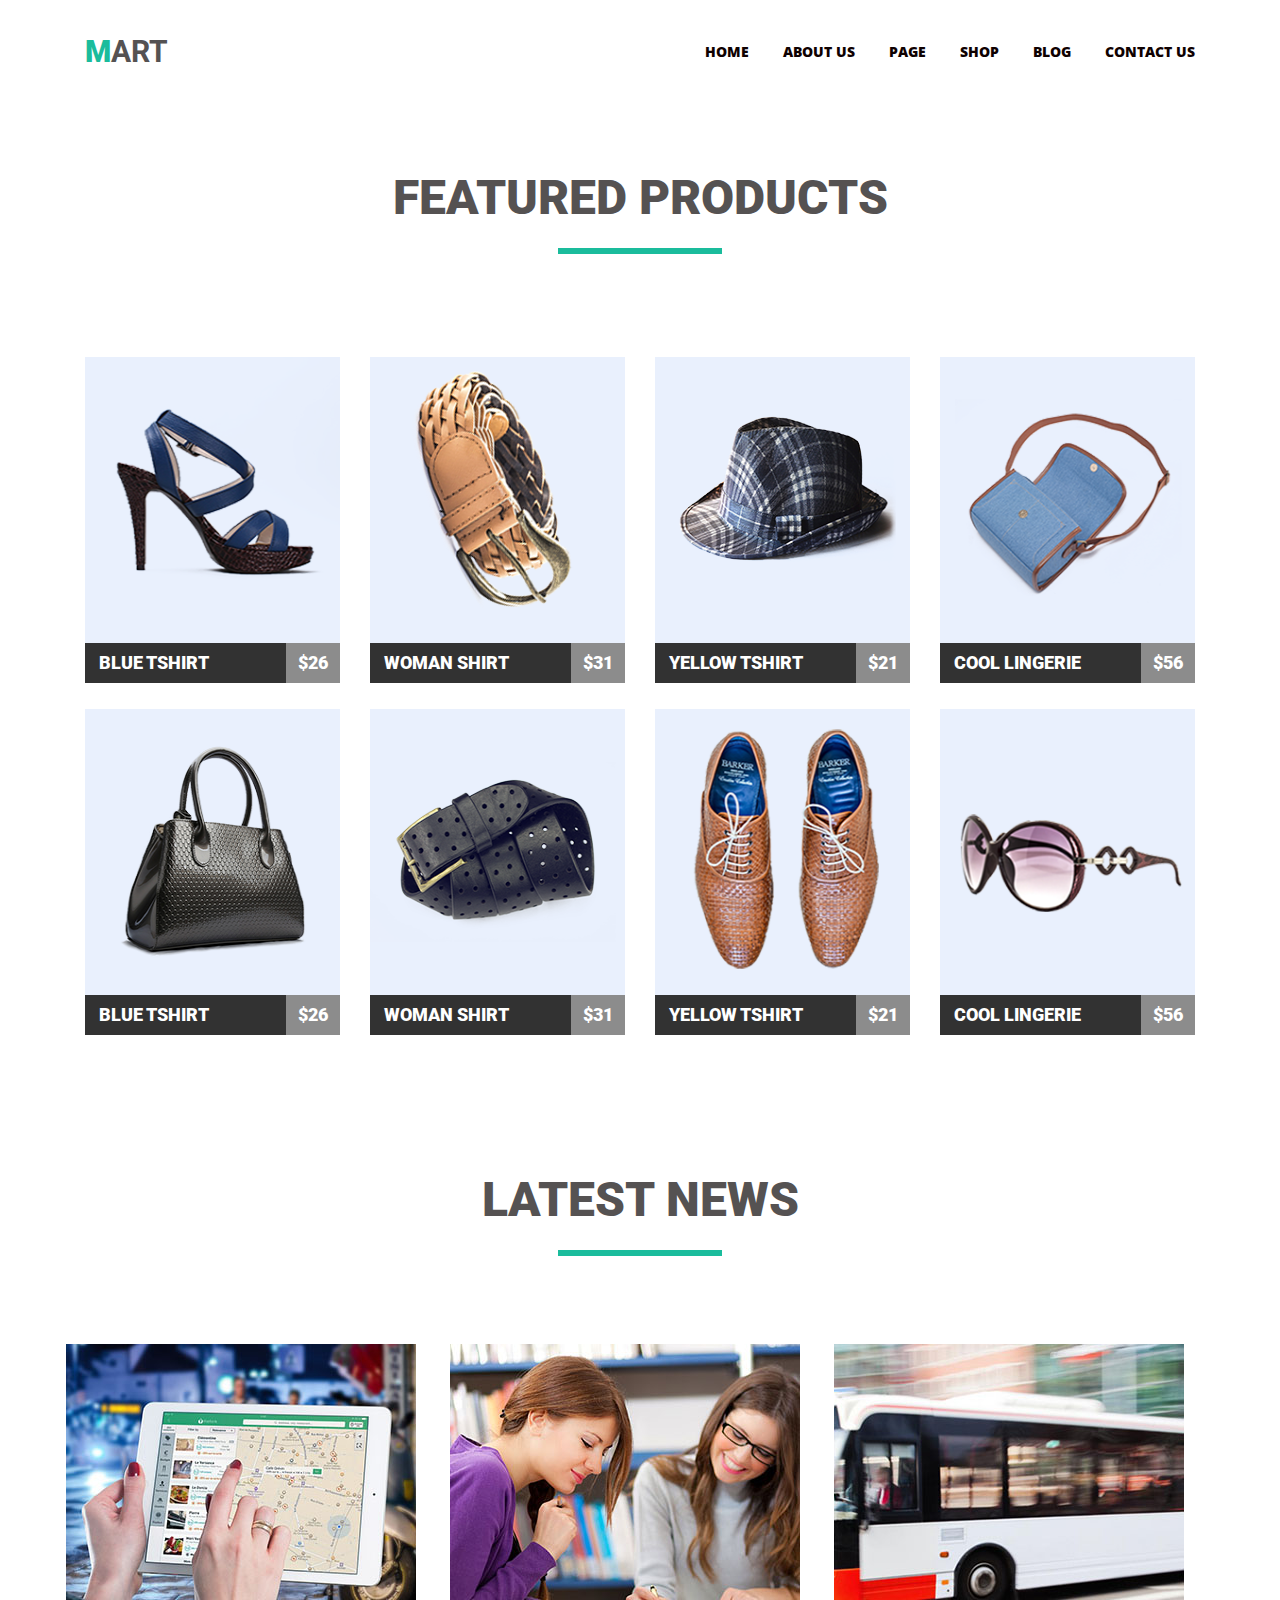
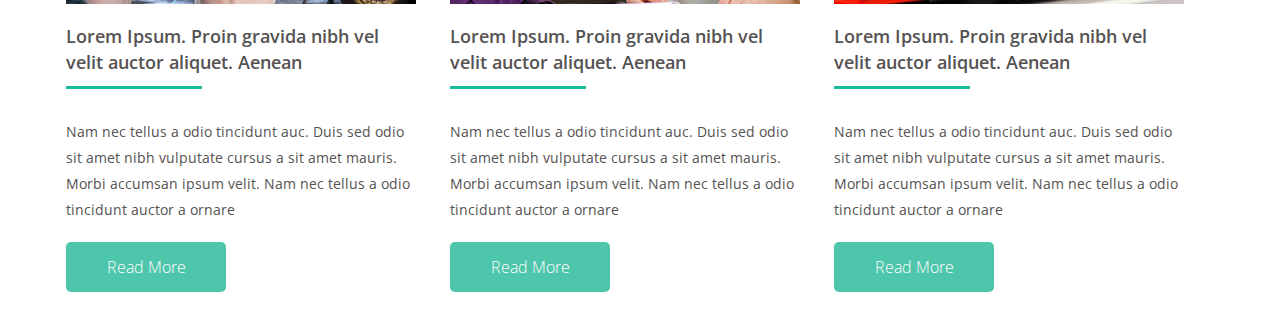
<file: module 4/index.html>
<!DOCTYPE html>
<html lang="en">
<head>
    <meta charset="UTF-8">
    <meta name="viewport" content="width=device-width, initial-scale=1.0">
    <meta http-equiv="X-UA-Compatible" content="ie=edge">
    <link href="https://fonts.googleapis.com/css?family=Open+Sans:300,400,600,700|Roboto:300,400,500,900" rel="stylesheet">
    <title>Document</title>
    <link rel="stylesheet" href="./css/style.css">
</head>
<body>
    <!-- MENU SECTION -->
    <header class="page-header clearfix">
        <nav class="clearfix">
            <h1 class="site-logo">
                <a href="#">mart</a>
            </h1>
            <ul class="site-ul clearfix">
                <li class="site-nav">
                    <a href="#">Home</a>
                </li>
                <li class="site-nav">
                    <a href="#">About us</a>
                </li>
                <li class="site-nav">
                    <a href="#">Page</a>
                </li>
                <li class="site-nav">
                    <a href="#">Shop</a>
                </li>
                <li class="site-nav">
                    <a href="#">Blog</a>
                </li>
                <li class="site-nav">
                    <a href="#">Contact us</a>
                </li>
            </ul>
        </nav>
    </header>

    <!-- GALLERY -->
    <main>
        <section class="gallery">
            <h2 class="featured-title">Featured products</h2>
            <ul class="featured clearfix">
                <li class="featured-item">
                    <div class="shop">
                        <img src="img/product1.png" alt="Blue tshirt" width="255px" height="282">
                        <div class="price-container clearfix">
                            <a class="prod" href="#">Blue tshirt</a>
                            <p class="price">26</p>
                        </div>
                    </div>
                </li>
                <li class="featured-item">
                    <div class="shop">
                        <img src="img/product2.png" alt="Woman shirt" width="255px" height="282">
                        <div class="price-container clearfix">
                            <a href="#">Woman shirt</a>
                            <p class="price">31</p>
                        </div>
                    </div>
                </li>
                <li class="featured-item">
                    <div class="shop">
                        <img src="img/product9.png" alt="Yellow tshirt" width="255px" height="282">
                        <div class="price-container clearfix">
                            <a href="#">Yellow tshirt</a>
                            <p class="price">21</p>
                        </div>
                    </div>
                </li>
                <li class="featured-item">
                    <div class="shop">
                        <img src="img/product4.png" alt="Cool lingerie" width="255px" height="282">
                        <div class="price-container clearfix">
                            <a href="#">Cool lingerie</a>
                            <p class="price">56</p>
                        </div>
                    </div>
                </li>
                <li class="featured-item">
                    <div class="shop">
                        <img src="img/product3.png" alt="Blue tshirt" width="255px" height="282">
                        <div class="price-container clearfix">
                            <a href="#">Blue tshirt</a>
                            <p class="price">26</p>
                        </div>
                    </div>
                </li>
                <li class="featured-item">
                    <div class="shop">
                        <img src="img/product5.png" alt="Woman shirt" width="255px" height="282">
                        <div class="price-container clearfix">
                            <a href="#">Woman shirt</a>
                            <p class="price">31</p>
                        </div>
                    </div>
                </li>
                <li class="featured-item">
                    <div class="shop">
                        <img src="img/product6.png" alt="Yellow tshirt" width="255px" height="282">
                        <div class="price-container clearfix">
                            <a href="#">Yellow tshirt</a>
                            <p class="price">21</p>
                        </div>
                    </div>
                </li>
                <li class="featured-item">
                    <div class="shop">
                        <img src="img/product8.png" alt="Cool lingerie" width="255px" height="282">
                        <div class="price-container clearfix">
                            <a href="#">Cool lingerie</a>
                            <p class="price">56</p>
                        </div>
                    </div>
                </li>
            </ul>
        </section>

        <!-- BLOG -->
        <section class="blog">
            <h2 class="blog-title">Latest News</h2>
            <ul class="blog-list">
                <li class="blog-list-item">
                    <img class="blog-image" src="img/item1.jpg" alt="blog-list-item1" width="350px" height="260px">
                    <p class="blog-name">Lorem Ipsum. Proin gravida nibh vel velit auctor aliquet. Aenean</p>
                    <p class="blog-text">Nam nec tellus a odio tincidunt auc. Duis sed odio sit amet nibh vulputate cursus a sit amet mauris.
                        Morbi accumsan ipsum velit. Nam nec tellus a odio tincidunt auctor a ornare </p>
                    <a class="read-more" href="#">Read More</a>
                </li>
                <li class="blog-list-item">
                    <img class="blog-image" src="img/item2.jpg" alt="blog-list-item1" width="350px" height="260px">
                    <p class="blog-name">Lorem Ipsum. Proin gravida nibh vel velit auctor aliquet. Aenean</p>
                    <p class="blog-text">Nam nec tellus a odio tincidunt auc. Duis sed odio sit amet nibh vulputate cursus a sit amet mauris.
                        Morbi accumsan ipsum velit. Nam nec tellus a odio tincidunt auctor a ornare </p>
                    <a class="read-more" href="#">Read More</a>
                </li>
                <li class="blog-list-item">
                    <img class="blog-image" src="img/item3.jpg" alt="blog-list-item1" width="350px" height="260px">
                    <p class="blog-name">Lorem Ipsum. Proin gravida nibh vel velit auctor aliquet. Aenean</p>
                    <p class="blog-text">Nam nec tellus a odio tincidunt auc. Duis sed odio sit amet nibh vulputate cursus a sit amet mauris.
                        Morbi accumsan ipsum velit. Nam nec tellus a odio tincidunt auctor a ornare </p>
                    <a class="read-more" href="#">Read More</a>
                </li>
            </ul>
        </section>
    </main>
</body>
</html>
</file>
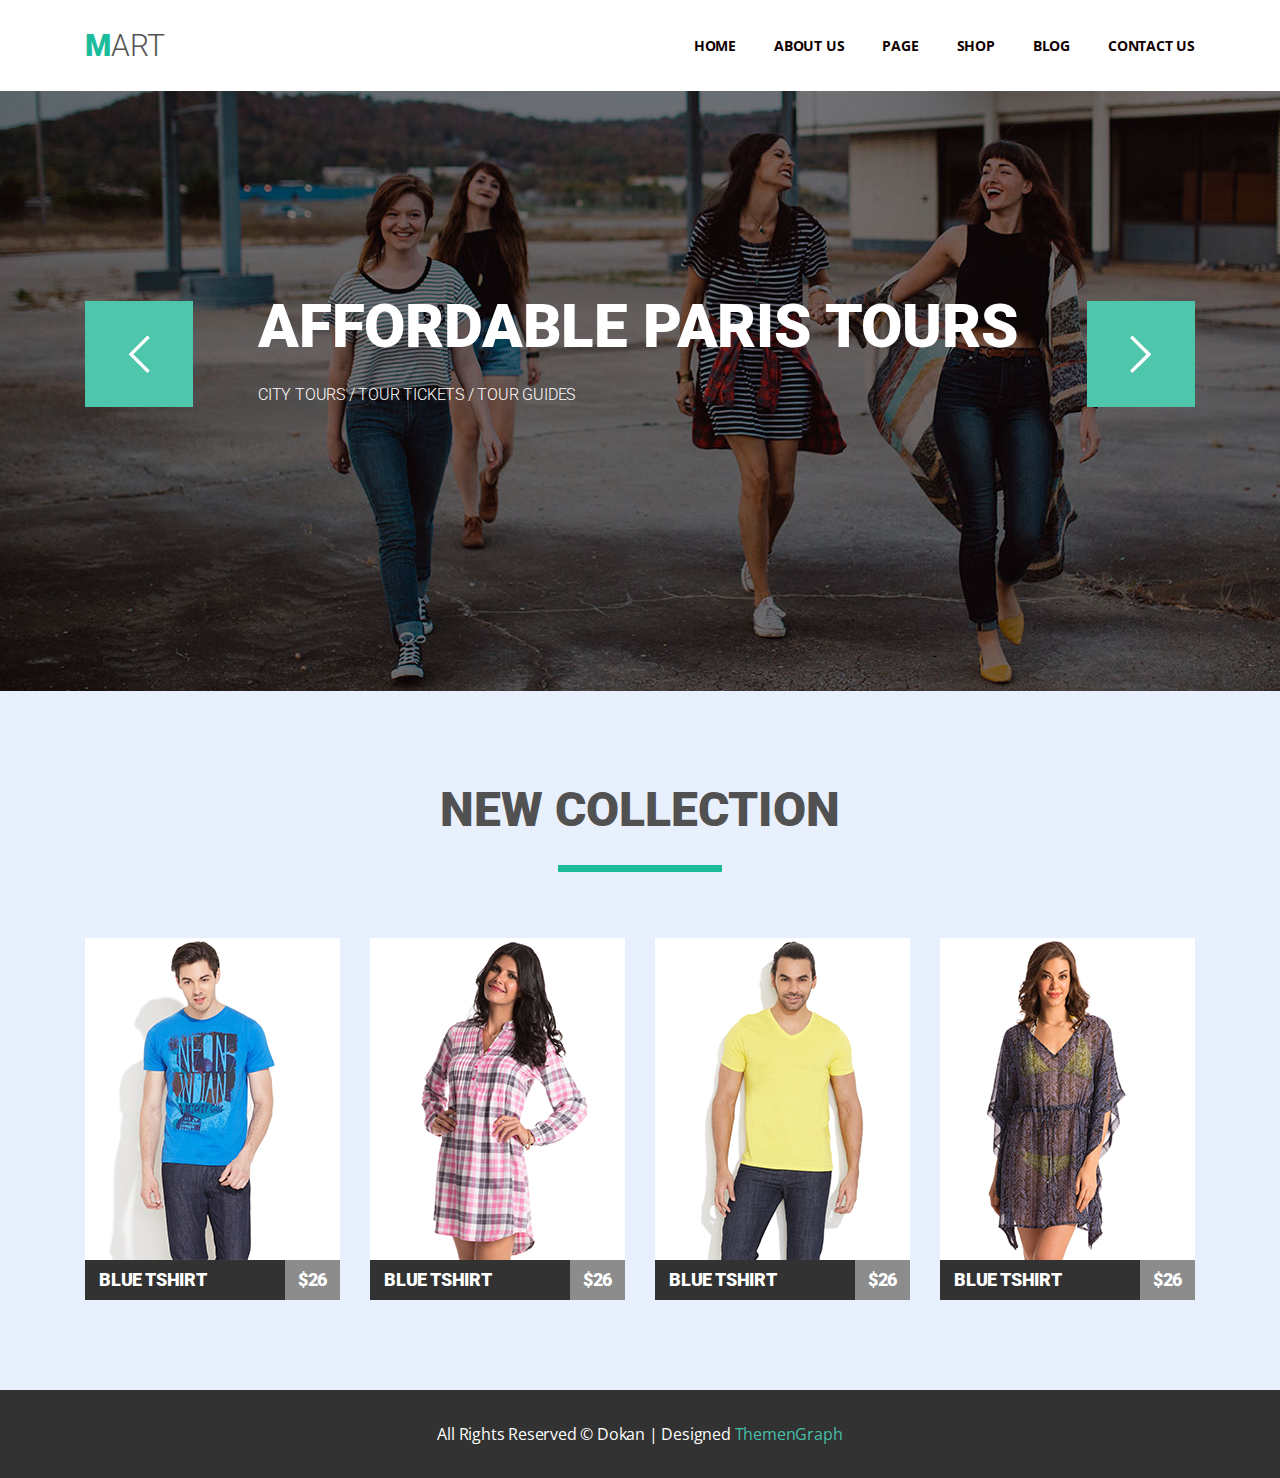
<file: Module-05/index.html>
<!DOCTYPE html>
<html lang="en">
<head>
    <meta charset="UTF-8">
    <meta name="viewport" content="width=device-width, initial-scale=1.0">
    <meta http-equiv="X-UA-Compatible" content="ie=edge">
    <title>Document</title>
    <link rel="stylesheet" href="css/style.css">
</head>
<body>
    <div class="wrap">
    <header>
        <div class="container">
            <div class="logo">
                <span>M</span>ART
            </div>
            <div class="menu">
                <ul>
                    <li><a href="#">Home</a></li>
                    <li><a href="#">About us</a></li>
                    <li><a href="#">Page</a></li>
                    <li><a href="#">Shop</a></li>
                    <li><a href="#">Blog</a></li>
                    <li><a href="#">Contact us</a></li>
                </ul>
            </div>
        </div>
    </header>

    <div class="slider">
        <div class="image-container">
            <img src="img/slider.jpg" alt="">
            <div class="content-slide">

                    <h1>AFFORDABLE PARIS TOURS</h1>
                    <p>CITY TOURS / TOUR TICKETS / TOUR GUIDES</p>
                    <button class="slider-ctrl slider-ctrl-prev"></button>
                    <button class="slider-ctrl slider-ctrl-next"></button>
            </div>
        </div>
    </div>

    <div class="content">
        <div class="container">
            <h2>NEW COLLECTION</h2>
            <div class="item-container">
                <div class="items">
                    <div class="image-item">
                        <img src="img/Chuvak.png" alt="">
                        <div class="hover-button">
                            <button class="top-button wish"></button>
                            <button class="top-button compare"></button>
                            <button class="top-button clock"></button>
                            <button class="add-to-cart">
                                add to cart
                            </button>
                        </div>
                    </div>
                    <div class="price-item">
                        <div class="title">Blue Tshirt</div>
                        <div class="price">$26</div>
                    </div>
                </div>
                <div class="items">
                    <div class="image-item">
                        <img src="img/Divochka.png" alt="">
                        <div class="hover-button">
                            <button class="top-button wish"></button>
                            <button class="top-button compare"></button>
                            <button class="top-button clock"></button>
                            <button class="add-to-cart">
                                add to cart
                            </button>
                        </div>
                    </div>
                    <div class="price-item">
                        <div class="title">Blue Tshirt</div>
                        <div class="price">$26</div>
                    </div>
                </div>
                <div class="items">
                    <div class="image-item">
                        <img src="img/Parenyok.png" alt="">
                        <div class="hover-button">
                            <button class="top-button wish"></button>
                            <button class="top-button compare"></button>
                            <button class="top-button clock"></button>
                            <button class="add-to-cart">
                                add to cart
                            </button>
                        </div>
                    </div>
                    <div class="price-item">
                        <div class="title">Blue Tshirt</div>
                        <div class="price">$26</div>
                    </div>
                </div>
                <div class="items">
                    <div class="image-item">
                        <img src="img/MeLedi.png" alt="">
                        <div class="hover-button">
                            <button class="top-button wish"></button>
                            <button class="top-button compare"></button>
                            <button class="top-button clock"></button>
                            <button class="add-to-cart">
                                add to cart
                            </button>
                        </div>
                    </div>
                    <div class="price-item">
                        <div class="title">Blue Tshirt</div>
                        <div class="price">$26</div>
                    </div>
                </div>
            </div>
        </div>
    </div>

    <footer>
        <div class="text-center">
            <p>All Rights Reserved © Dokan | Designed <a href="#">ThemenGraph</a></p>
        </div>
    </footer>
    </div>
</body>
</html>
</file>
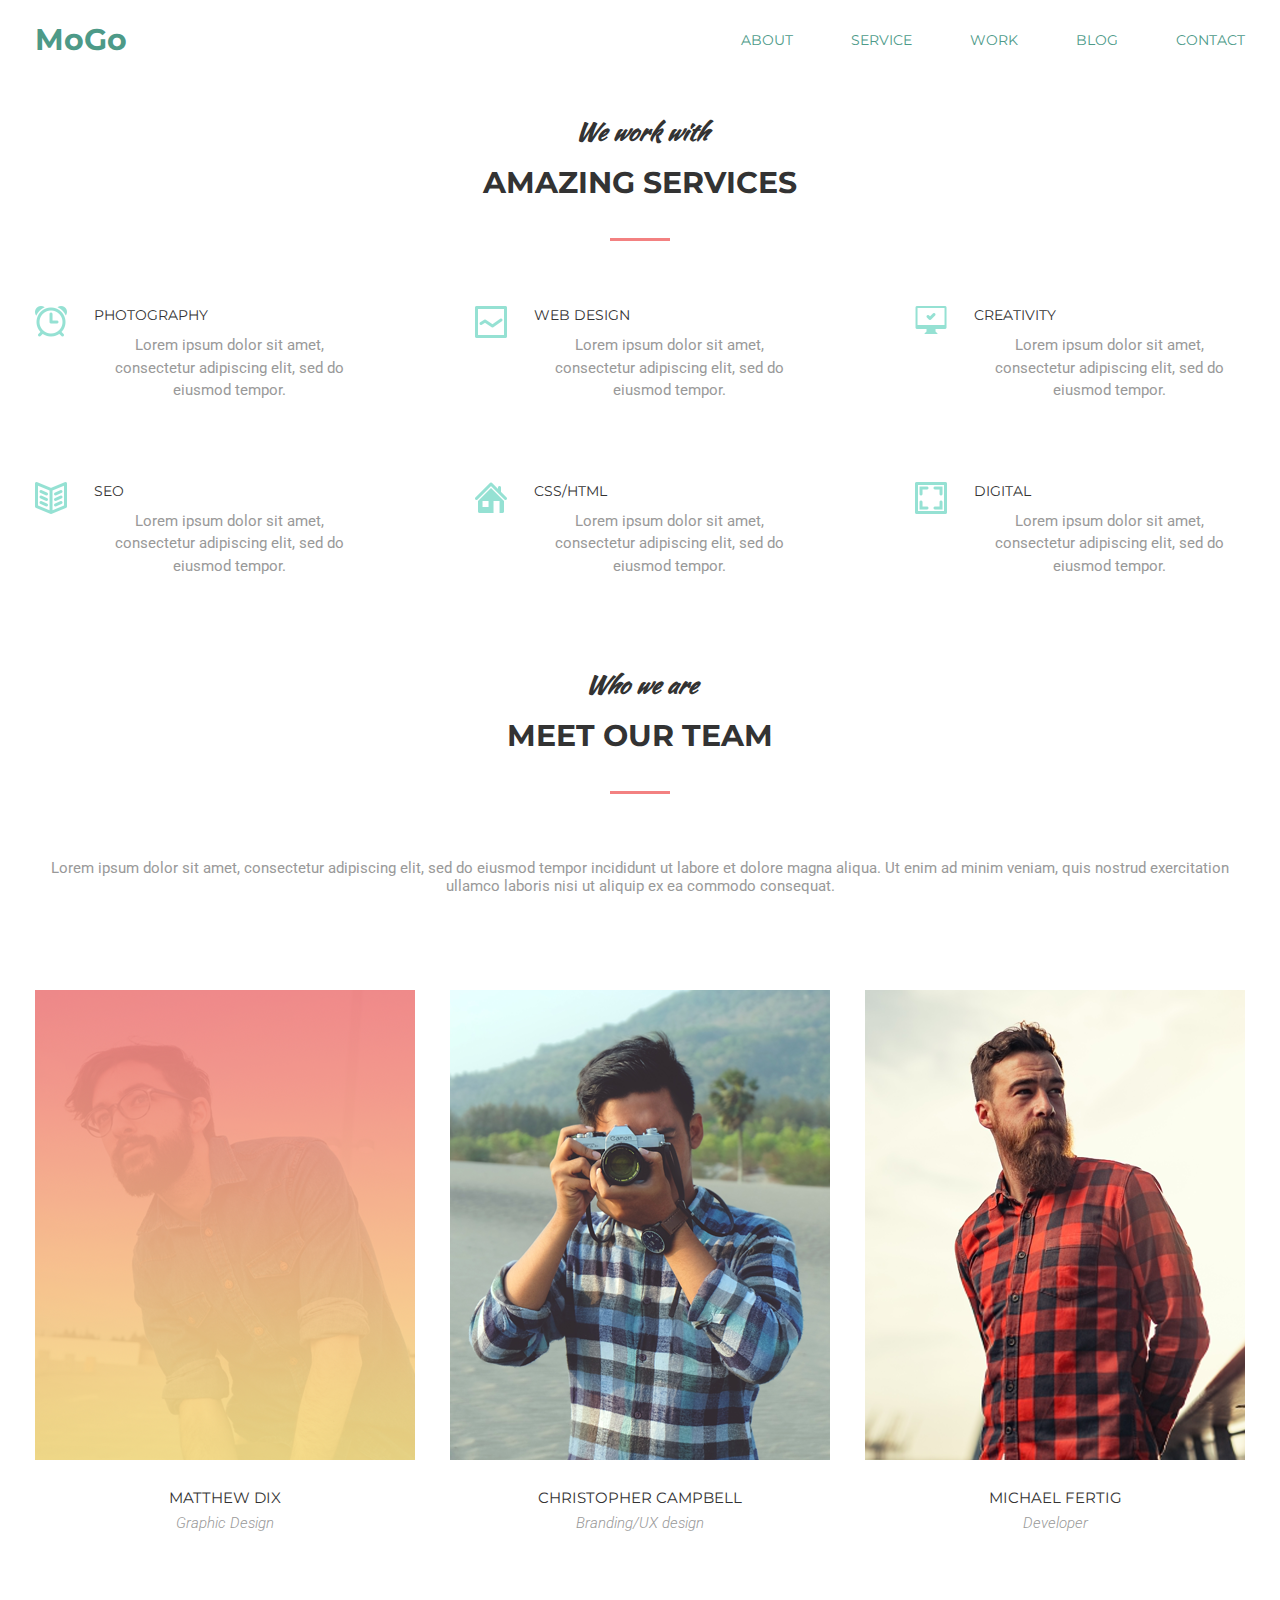
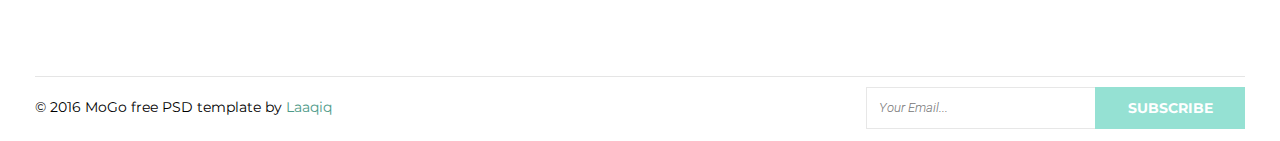
<file: module-06/index.html>
<!DOCTYPE html>
<html lang="en">
<head>
    <meta charset="UTF-8">
    <meta name="viewport" content="width=device-width, initial-scale=1.0">
    <meta http-equiv="X-UA-Compatible" content="ie=edge">
    <link rel="stylesheet" href="./css/style.css">
    <title>Document</title>
</head>
<body>
    <div class="wrap">
        <header>
            <div class="container">
                <div class="row">
                    <div class="logo">
                        <a href="#">MoGo</a>
                    </div>
                    <div class="menu">
                        <nav>
                            <ul>
                                <li><a href="#">About</a></li>
                                <li><a href="#">service</a></li>
                                <li><a href="#">work</a></li>
                                <li><a href="#">blog</a></li>
                                <li><a href="#">contact</a></li>
                            </ul>
                        </nav>
                    </div>
                </div>
            </div>
        </header>
        <main>
            <section class="amazing-services">
                <div class="container">
                    <div class="title"><i>We work with</i> Amazing Services</div>
                    <ul class="services-container">
                        <li>
                            <img src="img/ALARM.png" alt="">
                            <div class="title-services">Photography</div>
                            <p>Lorem ipsum dolor sit amet, consectetur adipiscing elit, sed do eiusmod tempor.</p>
                        </li>
                        <li>
                            <img src="img/web.png" alt="">
                            <div class="title-services">Web Design</div>
                            <p>Lorem ipsum dolor sit amet, consectetur adipiscing elit, sed do eiusmod tempor.</p>
                        </li>
                        <li>
                            <img src="img/creativ.png" alt="">
                            <div class="title-services">Creativity</div>
                            <p>Lorem ipsum dolor sit amet, consectetur adipiscing elit, sed do eiusmod tempor.</p>
                        </li>
                        <li>
                            <img src="img/seo.png" alt="">
                            <div class="title-services">Seo</div>
                            <p>Lorem ipsum dolor sit amet, consectetur adipiscing elit, sed do eiusmod tempor.</p>
                        </li>
                        <li>
                            <img src="img/HOME.png" alt="">
                            <div class="title-services">Css/Html</div>
                            <p>Lorem ipsum dolor sit amet, consectetur adipiscing elit, sed do eiusmod tempor.</p>
                        </li>
                        <li>
                            <img src="img/digital.png" alt="">
                            <div class="title-services">digital</div>
                            <p>Lorem ipsum dolor sit amet, consectetur adipiscing elit, sed do eiusmod tempor.</p>
                        </li>
                    </ul>     
                </div>
            </section>
            <section class="team">
                <div class="container">
                    <div class="title"><i>Who we are</i> Meet our team</div>
                    <p>Lorem ipsum dolor sit amet, consectetur adipiscing elit, sed do eiusmod tempor incididunt ut labore et dolore magna aliqua. Ut enim ad minim veniam, quis nostrud exercitation ullamco laboris nisi ut aliquip ex ea commodo consequat. </p>
                    <div class="team-members">
                        <div class="member-contacts">
                            <div class="image-member">
                                <img src="img/Mathew.png" alt="">
                                <div class="hover-button">
                                    <button class="button-facebook"><img src="img/facebook.png" alt=""></button>
                                    <button class="button-twitter"><img src="img/twitter.png" alt=""></button>
                                    <button class="button-pintrest"><img src="img/pinterest.png" alt=""></button>
                                    <button class="button-instagramm"><img src="img/instagram.png" alt=""></button>
                                </div>
                            </div>
                            <div class="name-member">
                                <p>Matthew Dix</p>
                                <i>Graphic Design</i>
                            </div>
                        </div>
                        <div class="member-contacts">
                            <div class="image-member">
                                <img src="img/Christopher.png" alt="">
                                <div class="hover-button">
                                    <button class="button-facebook"><img src="img/facebook.png" alt=""></button>
                                    <button class="button-twitter"><img src="img/twitter.png" alt=""></button>
                                    <button class="button-pintrest"><img src="img/pinterest.png" alt=""></button>
                                    <button class="button-instagramm"><img src="img/instagram.png" alt=""></button>
                                </div>
                            </div>
                            <div class="name-member">
                                <p>Christopher Campbell</p>
                                <i>Branding/UX design</i>
                            </div>
                        </div>
                        <div class="member-contacts">
                            <div class="image-member">
                                    <img src="img/michael.png" alt="">
                                    <div class="hover-button">
                                        <button class="button-facebook"><img src="img/facebook.png" alt=""></button>
                                        <button class="button-twitter"><img src="img/twitter.png" alt=""></button>
                                        <button class="button-pintrest"><img src="img/pinterest.png" alt=""></button>
                                        <button class="button-instagramm"><img src="img/instagram.png" alt=""></button>
                                    </div>
                            </div>
                            <div class="name-member">
                                    <p>Michael Fertig</p>
                                    <i>Developer</i>
                            </div>
                        </div>
                    </div>
                </div>
            </section>
        </main>
        <footer>
            <div class="container">
                <div class="footer-block">
                    <div class="copy">
                        <p>© 2016 MoGo free PSD template by <a href="#">Laaqiq</a></p>
                    </div>
                    <div class="form-subscribe">
                        <form action="">
                            <input type="text" placeholder="Your Email...">
                            <input type="submit" value="Subscribe">
                        </form>
                    </div>
                </div>
            </div>
        </footer>              
    </div>
</body>
</html>
</file>
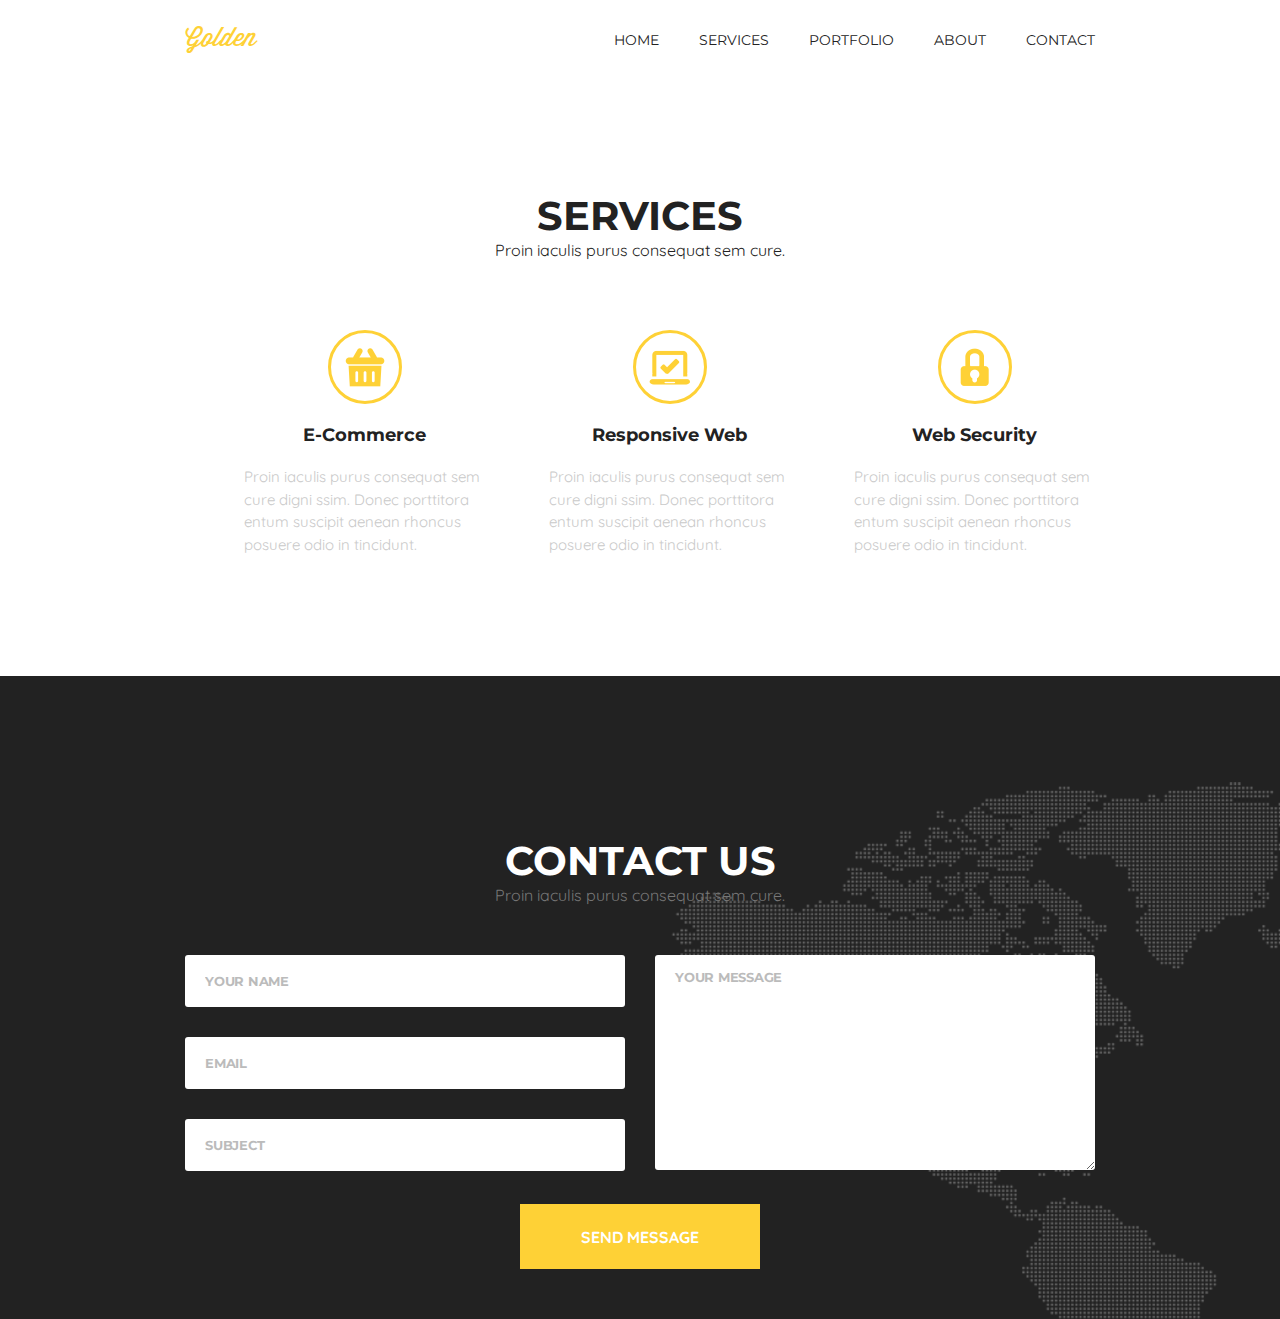
<file: module-07/index.html>
<!DOCTYPE html>
<html lang="en">
<head>
    <meta charset="UTF-8">
    <meta name="viewport" content="width=device-width, initial-scale=1.0">
    <meta http-equiv="X-UA-Compatible" content="ie=edge">
    <link rel="stylesheet" href="./css/stye.css">
    <title>Document</title>
</head>
<body>
    <div class="wrap">
        <header>
            <div class="container">
                <div class="row">
                    <div class="logo">
                        <a href="#">Golden</a>
                    </div>
                    <div class="menu">
                        <nav>
                            <ul>
                                <li><a href="#">home</a></li>
                                <li><a href="#">services</a></li>
                                <li><a href="#">portfolio</a></li>
                                <li><a href="#">about</a></li>
                                <li><a href="#">contact</a></li>
                            </ul>
                        </nav>
                    </div>
                </div>
            </div>
        </header>
        <main>
            <section class="services">
                <div class="container">
                    <div class="title">services <p>Proin iaculis purus consequat sem cure. </p></div>
                    <ul class="service-container">
                        <li>
                            <div class="img-container">
                                <img src="./img/Icon-Basket.png" alt="">
                            </div>
                            <div class="title-services">E-Commerce</div>
                            <p>Proin iaculis purus consequat sem cure 
                                digni ssim. Donec porttitora entum suscipit 
                                aenean rhoncus posuere odio in tincidunt.</p>
                        </li>
                        <li>
                            <div class="img-container">
                                <img src="./img/Icon-Laptop.png" alt="">
                            </div>
                            <div class="title-services">Responsive Web</div>
                            <p>Proin iaculis purus consequat sem cure 
                                digni ssim. Donec porttitora entum suscipit 
                                aenean rhoncus posuere odio in tincidunt.</p>
                        </li>
                        <li>
                            <div class="img-container">
                               <img src="./img/Icon-Locked.png" alt=""> 
                            </div>
                            <div class="title-services">Web Security</div>
                            <p>Proin iaculis purus consequat sem cure 
                                digni ssim. Donec porttitora entum suscipit 
                                aenean rhoncus posuere odio in tincidunt.</p>
                        </li>
                    </ul>
                </div>
            </section>
            <section class="feed-back">
                <div class="container">
                    <div class="title-feed-back">
                        <div class="title">contact us<p>Proin iaculis purus consequat sem cure.</p></div>
                    </div>
                    <div class="post-title-feed-back">

                    </div>
                    <form action="#">
                        <div class="right-column">
                            <input type="text" name="your_name" placeholder="Your name">
                            <input type="email" name="your_email" placeholder="Email">
                            <input type="text" name="subject" placeholder="subject">
                        </div>
                        <div class="left-column">
                            <textarea name="your_text" placeholder="Your Message"></textarea>
                        </div>
                        <div class="btn-column">
                            <input type="submit" value="Send Message">
                        </div>
                    </form>
                </div>
            </section>
        </main>
    </div>
</body>
</html>
</file>
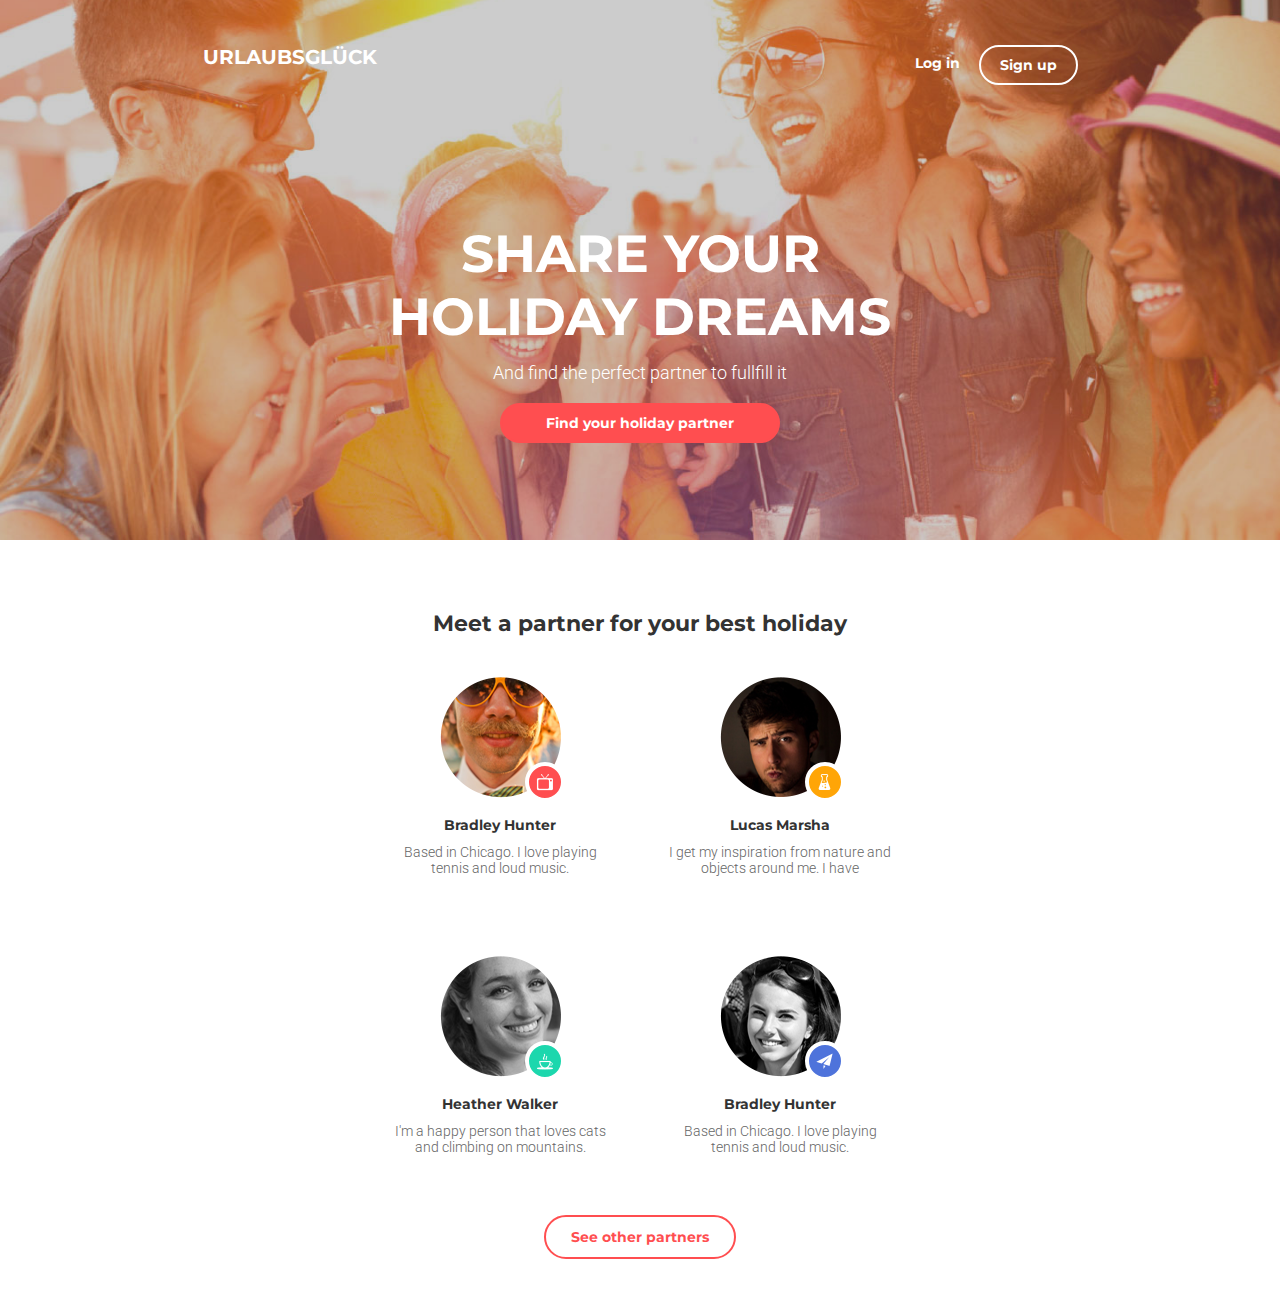
<file: module-08/index.html>
<!DOCTYPE html>
<html lang="en">
<head>
    <meta charset="UTF-8">
    <meta name="viewport" content="width=device-width, initial-scale=1.0">
    <meta http-equiv="X-UA-Compatible" content="ie=edge">
    <title>module 8</title>
    <link rel="stylesheet" href="./css/style.css">
</head>
<body>
    <div class="wrap">
        <header>
            <div class="container">
                <div class="logo">
                    <a href="#">URLAUBSGLÜCK</a>
                </div>
                <div class="site-nav">
                    <ul>
                        <li><a href="#">Log in</a></li>
                        <li><a href="#">Sign up</a></li>
                    </ul>
                </div>
            </div>
        </header>
        <main>
            <section class="banner">
                <div class="container">
                    <h1>Share your holiday dreams</h1>
                    <p>And find the perfect partner to fullfill it</p>
                    <a href="#">Find your holiday partner</a>
                </div>
            </section>
            <section class="team">
                <div class="container">
                    <div class="items-wrapper">
                        <h2>Meet a partner for your best holiday</h2>
                        <div class="item hunter">
                            <div class="img-wrap">
                               <img src="./img/Layer 6.png" alt=""> 
                            </div>
                                <h3>Bradley Hunter</h3>
                                <p>Based in Chicago. I love playing tennis and loud music.</p>
                                
                        </div>
                        <div class="item marsha">
                            <div class="img-wrap">
                                <img src="./img/Layer 8.png" alt="">
                            </div>
                                <h3>Lucas Marsha</h3>
                                <p>I get my inspiration from nature and objects around me. I have </p>
                                
                        </div>
                        <div class="item walker">
                            <div class="img-wrap">
                                <img src="./img/Layer 7.png" alt="">
                            </div>
                                <h3>Heather Walker</h3>
                                <p>I'm a happy person that loves cats and climbing on mountains. </p>
                                
                        </div>
                        <div class="item bradley">
                            <div class="img-wrap">
                                <img src="./img/Layer 10.png" alt="">
                            </div>
                                <h3>Bradley Hunter</h3>
                                <p>Based in Chicago. I love playing tennis and loud music.</p>
                                
                        </div>
                    </div>
                    <div class="btn">
                        <a href="#">See other partners</a>
                    </div>
                </div>
            </section>
        </main>     
    </div>
</body>
</html>
</file>
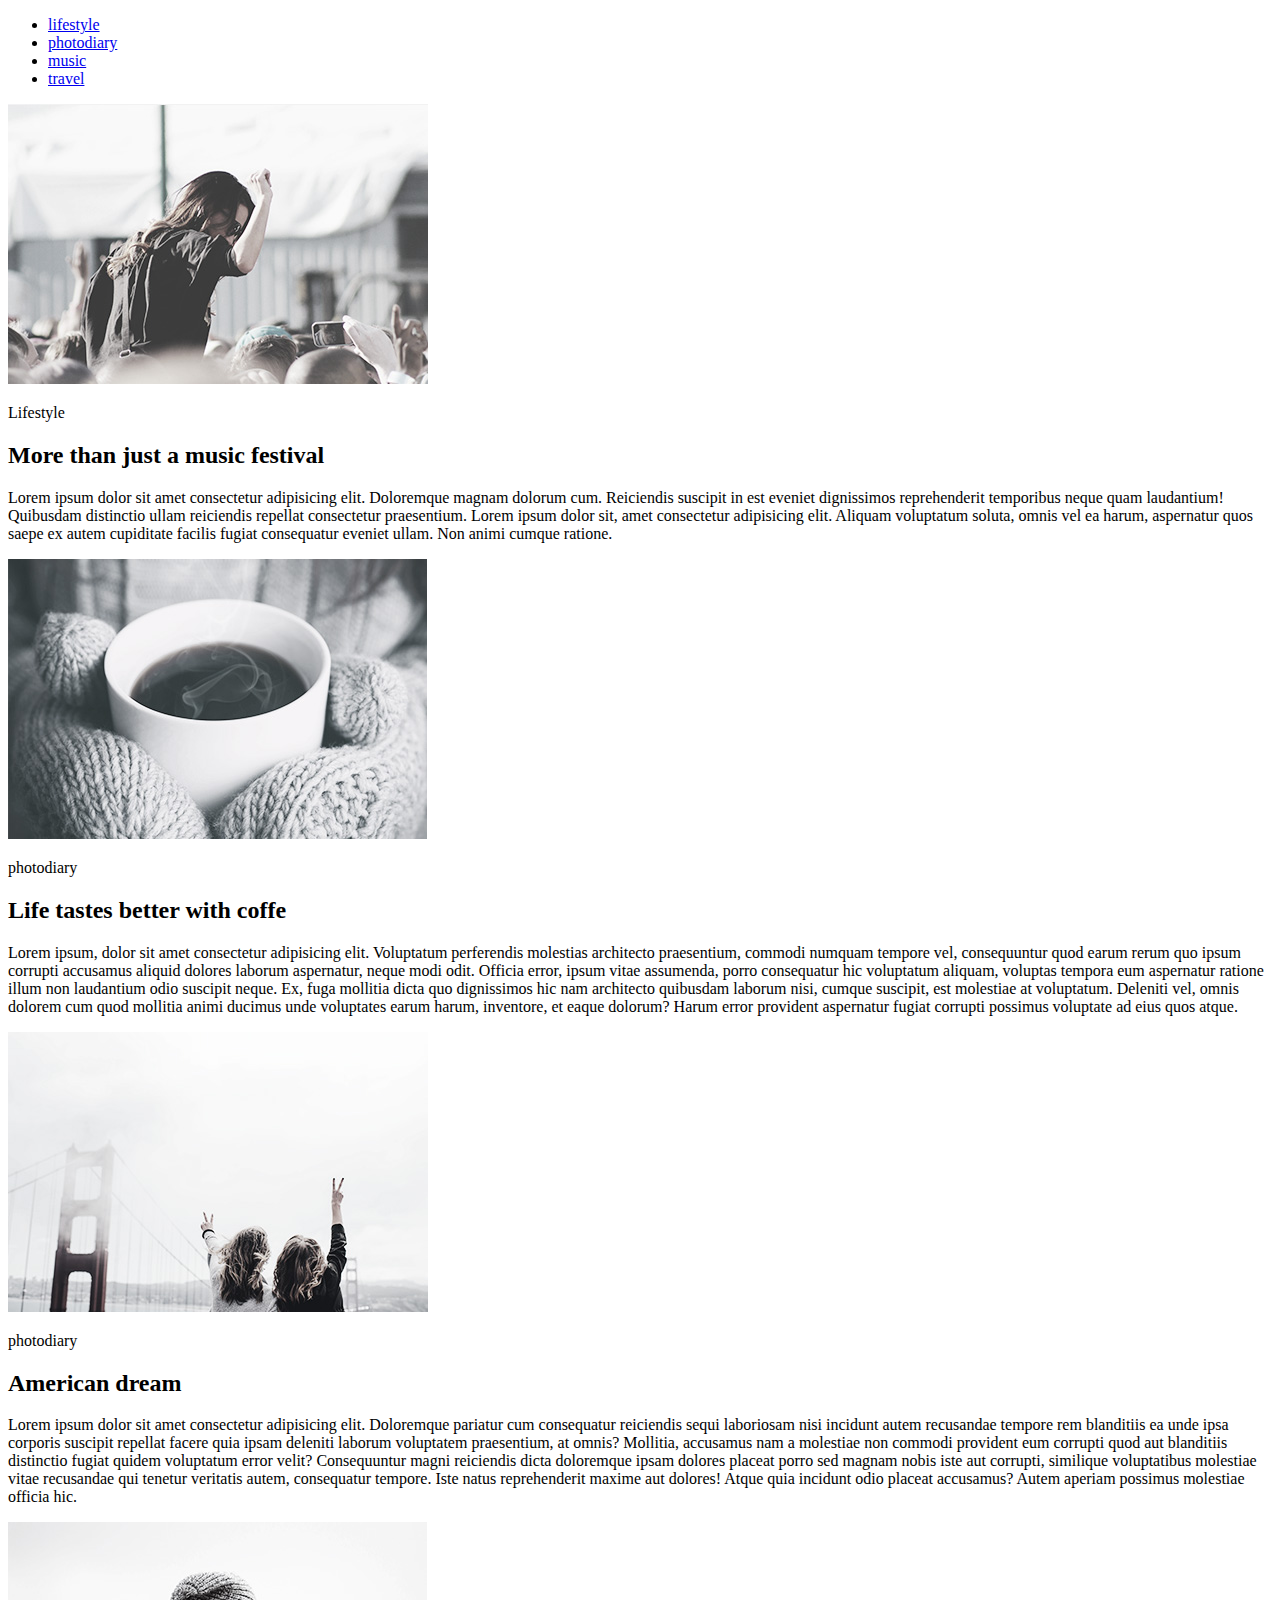
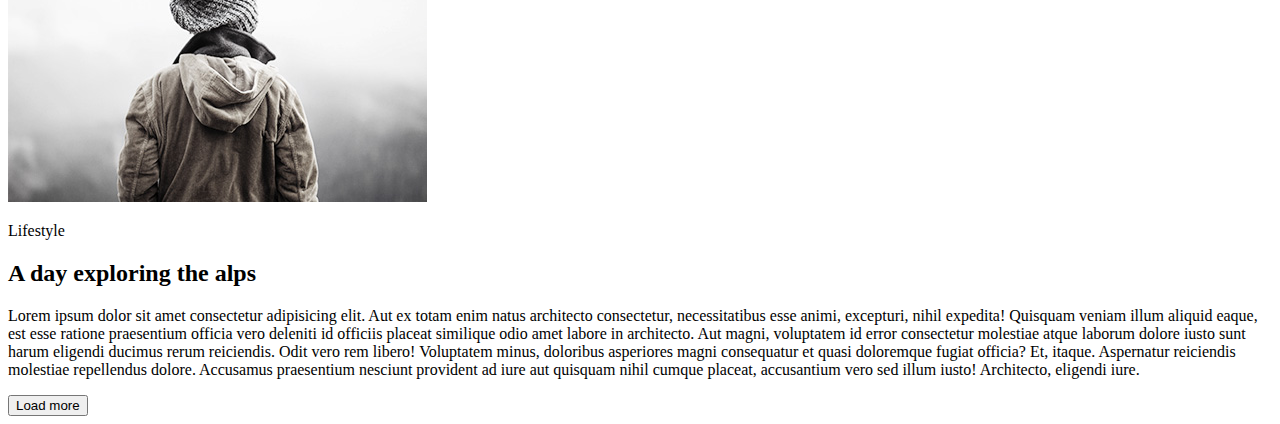
<file: html-css/module-01/index.html>
<!DOCTYPE html>
<html lang="zxx">
<head>
    <meta charset="UTF-8">
    <meta name="viewport" content="width=device-width, initial-scale=1.0">
    <meta http-equiv="X-UA-Compatible" content="ie=edge">
    <title>Document</title> 
</head>
<body>
    <div class="wrapper">
        <header>
            <nav>
                <ul>
                    <li><a href="#">lifestyle</a></li>
                    <li><a href="#">photodiary</a></li>
                    <li><a href="#">music</a></li>
                    <li><a href="#">travel</a></li>
                </ul> 
            </nav>
        </header>
        <main>
            <section class="content">
                <article>
                    <img src="img/image1.jpg" alt="">
                    <p>Lifestyle</p>
                    <h2>More than just a music festival</h2>
                    <p>Lorem ipsum dolor sit amet consectetur adipisicing elit. Doloremque magnam dolorum cum. Reiciendis suscipit in est eveniet dignissimos reprehenderit temporibus neque quam laudantium! Quibusdam distinctio ullam reiciendis repellat consectetur praesentium.
                        Lorem ipsum dolor sit, amet consectetur adipisicing elit. Aliquam voluptatum soluta, omnis vel ea harum, aspernatur quos saepe ex autem cupiditate facilis fugiat consequatur eveniet ullam. Non animi cumque ratione.
                    </p>
                </article>
                <article>
                    <img src="img/image2.jpg" alt="">
                    <p>photodiary</p>
                    <h2>Life tastes better with coffe</h2>
                    <p>
                        Lorem ipsum, dolor sit amet consectetur adipisicing elit. Voluptatum perferendis molestias architecto praesentium, commodi numquam tempore vel, consequuntur quod earum rerum quo ipsum corrupti accusamus aliquid dolores laborum aspernatur, neque modi odit. Officia error, ipsum vitae assumenda, porro consequatur hic voluptatum aliquam, voluptas tempora eum aspernatur ratione illum non laudantium odio suscipit neque. Ex, fuga mollitia dicta quo dignissimos hic nam architecto quibusdam laborum nisi, cumque suscipit, est molestiae at voluptatum. Deleniti vel, omnis dolorem cum quod mollitia animi ducimus unde voluptates earum harum, inventore, et eaque dolorum? Harum error provident aspernatur fugiat corrupti possimus voluptate ad eius quos atque.
                    </p>
                </article>
                <article>
                    <img src="img/image3.jpg" alt="">
                    <p>photodiary</p>
                    <h2>American dream</h2>
                    <p>Lorem ipsum dolor sit amet consectetur adipisicing elit. Doloremque pariatur cum consequatur reiciendis sequi laboriosam nisi incidunt autem recusandae tempore rem blanditiis ea unde ipsa corporis suscipit repellat facere quia ipsam deleniti laborum voluptatem praesentium, at omnis? Mollitia, accusamus nam a molestiae non commodi provident eum corrupti quod aut blanditiis distinctio fugiat quidem voluptatum error velit? Consequuntur magni reiciendis dicta doloremque ipsam dolores placeat porro sed magnam nobis iste aut corrupti, similique voluptatibus molestiae vitae recusandae qui tenetur veritatis autem, consequatur tempore. Iste natus reprehenderit maxime aut dolores! Atque quia incidunt odio placeat accusamus? Autem aperiam possimus molestiae officia hic.
                    </p>
                </article>
                <article>
                    <img src="img/image4.jpg" alt="">
                    <p>Lifestyle</p>
                    <h2>A day exploring the alps</h2>
                    <p>
                        Lorem ipsum dolor sit amet consectetur adipisicing elit. Aut ex totam enim natus architecto consectetur, necessitatibus esse animi, excepturi, nihil expedita! Quisquam veniam illum aliquid eaque, est esse ratione praesentium officia vero deleniti id officiis placeat similique odio amet labore in architecto. Aut magni, voluptatem id error consectetur molestiae atque laborum dolore iusto sunt harum eligendi ducimus rerum reiciendis. Odit vero rem libero! Voluptatem minus, doloribus asperiores magni consequatur et quasi doloremque fugiat officia? Et, itaque. Aspernatur reiciendis molestiae repellendus dolore. Accusamus praesentium nesciunt provident ad iure aut quisquam nihil cumque placeat, accusantium vero sed illum iusto! Architecto, eligendi iure.
                    </p>
                </article>
                <button>Load more</button>
            </section>
        </main>
    </div>
</body>
</html>
</file>
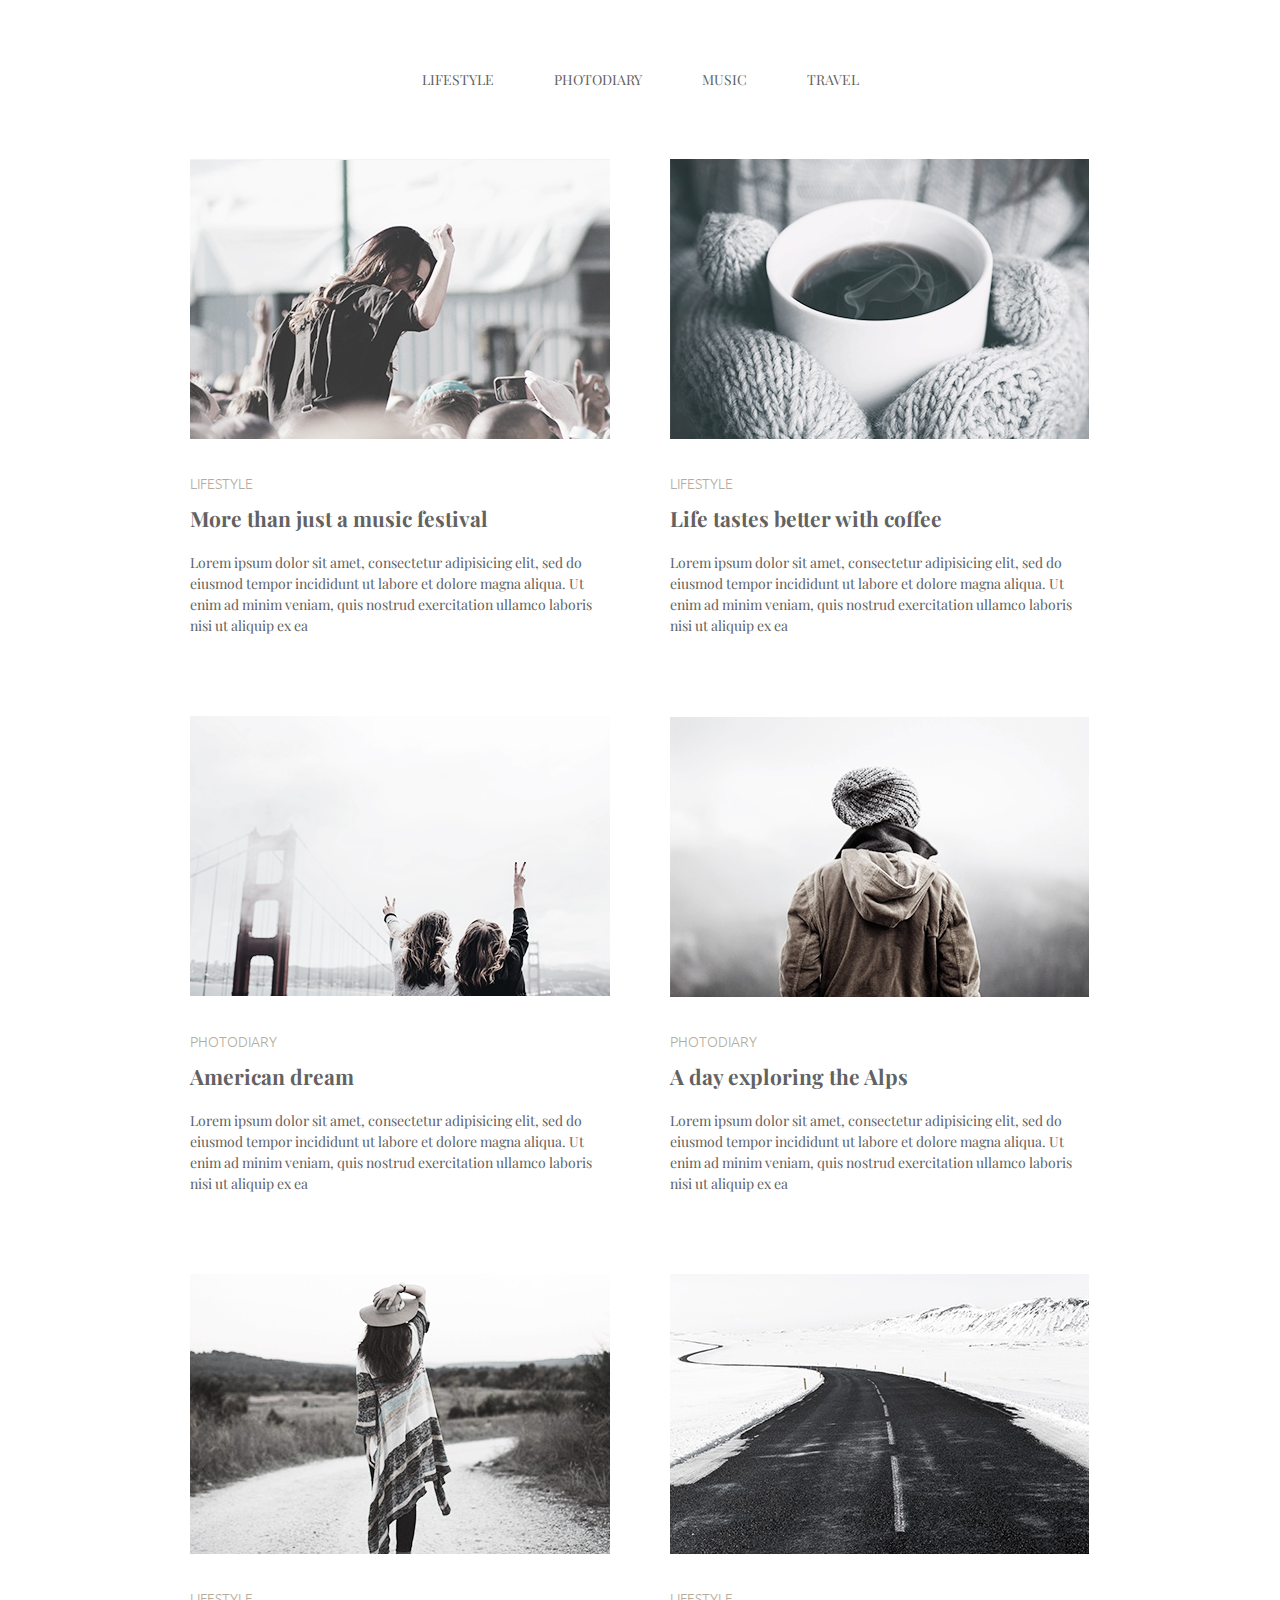
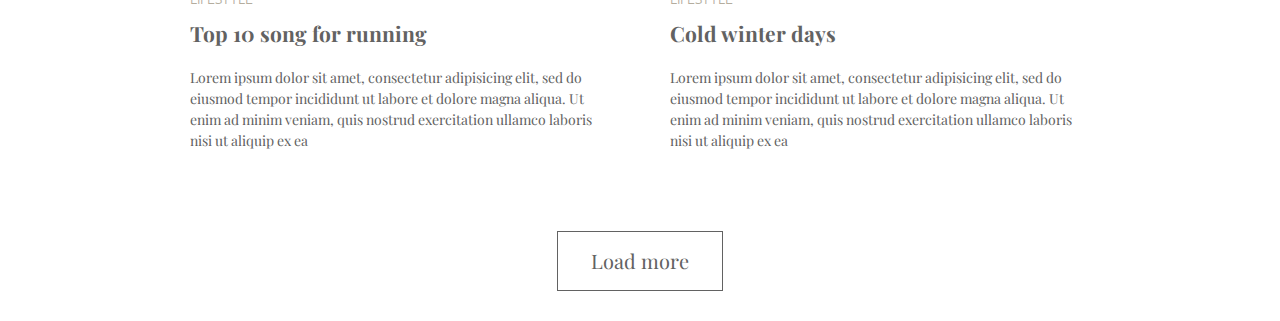
<file: html-css/module-03/index.html>
<!doctype html>
<html lang="en">
<head>
    <meta charset="UTF-8">
    <meta name="viewport" content="width=device-width, initial-scale=1.0">
    <meta http-equiv="X-UA-Compatible" content="ie=edge">
    <title>module 03</title>
    <link href="https://fonts.googleapis.com/css?family=Ubuntu" rel="stylesheet">
    <link href="https://fonts.googleapis.com/css?family=Playfair+Display" rel="stylesheet">
    <link rel="stylesheet" href="css/main.css">
</head>
<body>
    <div class="wrap">
        <header class="header">
            <menu class="menu">
                <ul>
                    <li><a href="#">lifestyle</a></li>
                    <li><a href="#">photodiary</a></li>
                    <li><a href="#">music</a></li>
                    <li><a href="#">travel</a></li>
                </ul>
            </menu>
        </header>
        <main>
            <section class="content">
                <article class="block">
                    <div class="image">
                        <img src="img/1.jpg" alt="1">
                    </div>
                    <div class="text">
                        <p class="category-name">Lifestyle</p>
                        <h2>More than just a music festival</h2>
                        <p>Lorem ipsum dolor sit amet, consectetur adipisicing elit, sed do eiusmod tempor incididunt ut labore et dolore magna aliqua. Ut enim ad minim veniam, quis nostrud exercitation ullamco laboris nisi ut aliquip ex ea</p>
                    </div>
                </article>

                <article class="block">
                    <div class="image">
                        <img src="img/2.jpg" alt="1">
                    </div>
                    <div class="text">
                        <p class="category-name">Lifestyle</p>
                        <h2>Life tastes better with coffee</h2>
                        <p>Lorem ipsum dolor sit amet, consectetur adipisicing elit, sed do eiusmod tempor incididunt ut labore et dolore magna aliqua. Ut enim ad minim veniam, quis nostrud exercitation ullamco laboris nisi ut aliquip ex ea</p>
                    </div>
                </article>

                <article class="block">
                    <div class="image">
                        <img src="img/3.jpg" alt="1">
                    </div>
                    <div class="text">
                        <p class="category-name">photodiary</p>
                        <h2>American dream</h2>
                        <p>Lorem ipsum dolor sit amet, consectetur adipisicing elit, sed do eiusmod tempor incididunt ut labore et dolore magna aliqua. Ut enim ad minim veniam, quis nostrud exercitation ullamco laboris nisi ut aliquip ex ea</p>
                    </div>
                </article>

                <article class="block">
                    <div class="image">
                        <img src="img/4.jpg" alt="1">
                    </div>
                    <div class="text">
                        <p class="category-name">photodiary</p>
                        <h2>A day exploring the Alps</h2>
                        <p>Lorem ipsum dolor sit amet, consectetur adipisicing elit, sed do eiusmod tempor incididunt ut labore et dolore magna aliqua. Ut enim ad minim veniam, quis nostrud exercitation ullamco laboris nisi ut aliquip ex ea</p>
                    </div>
                </article>

                <article class="block">
                    <div class="image">
                        <img src="img/5.jpg" alt="1">
                    </div>
                    <div class="text">
                        <p class="category-name">Lifestyle</p>
                        <h2>Top 10 song for running</h2>
                        <p>Lorem ipsum dolor sit amet, consectetur adipisicing elit, sed do eiusmod tempor incididunt ut labore et dolore magna aliqua. Ut enim ad minim veniam, quis nostrud exercitation ullamco laboris nisi ut aliquip ex ea</p>
                    </div>
                </article>

                <article class="block">
                    <div class="image">
                        <img src="img/6.jpg" alt="1">
                    </div>
                    <div class="text">
                        <p class="category-name">Lifestyle</p>
                        <h2>Cold winter days</h2>
                        <p>Lorem ipsum dolor sit amet, consectetur adipisicing elit, sed do eiusmod tempor incididunt ut labore et dolore magna aliqua. Ut enim ad minim veniam, quis nostrud exercitation ullamco laboris nisi ut aliquip ex ea</p>
                    </div>
                </article>
                <div class="load-more">
                    <a href="#">Load more</a>
                </div>
            </section>
        </main>
    </div>
</body>
</html>
</file>
<file: module 4/css/style.css>
* {
    margin: 0;
    padding: 0;
    box-sizing: border-box;
  }
  
  body {
    color: #555252;
  }
  
  
  /* HEADER */
  header {
    width: 1170px;
    margin: auto;
    height: auto;
    overflow: hidden;
    text-align: right;
    margin-bottom: 106px;
  }
  
  .clearfix::after {
    content: "";
    display: table;
    clear: both;
  }
  
  .site-logo {
    font-family: "Roboto", sans-serif;
    text-transform: uppercase;
    font-size: 30px;
    line-height: 32px;
    margin-top: 36px;
    margin-left: 30px;
    float: left;
  }
  
  .site-logo a {
    text-decoration: none;
    color: #555252;
  }
  
  .site-logo::first-letter {
    font-weight: 900;
    color: #1abc9c;
  }
  
  .site-nav {
    line-height: 11px;
    list-style: none;
    display: inline-block;
    text-align: right;
    margin-right: 30px;
  }

  .page-header .site-ul{
    margin-top: 36px;
    float: right;
  }
  
  .site-nav a {
    text-decoration: none;
    font-family: "Open Sans", sans-serif;
    font-weight: 800;
    color: #0f0101;
    text-transform: uppercase;
    list-style: none;
    font-size: 14px;
    line-height: 32px;
    display: block;
  }
  
  .site-nav a:hover {
    cursor: pointer;
    color: #1abc9c;
  }
  
  
  /* FEATURED */
  .gallery {
    width: 1170px;
    margin: auto;
    padding-bottom: 40px;
  }
  
  .featured-title,
  .blog-title {
    font-family: "Roboto", sans-serif;
    font-weight: 900;
    text-transform: uppercase;
    text-align: center;
    font-size: 48px;
    line-height: 1;
    position: relative;
    padding-bottom: 32px;
    margin-bottom: 88px;
  }
  
  .featured-title::after,
  .blog-title::after {
    display: block;
    content: "";
    height: 6px;
    width: 164px;
    background-color: #1abc9c;
    margin: auto;
    position: absolute;
    bottom: 0;
    left: 0;
    right: 0;
  }
  
  .featured-item {
    display: inline-block;
    width: 255px;
    height: 322px;
    margin: 15px 15px 15px 15px;
    text-align: left;
    list-style: none;
    float: left;
    background-color: #e9f0fd;
  }
  
  .featured-item:nth-child(4n) {
    margin-right: 0;
  }

  .featured-item:nth-last-child(-n+4){
    margin-bottom: 0;
  }
  
  .featured-item:nth-child(4n + 1) {
    margin-left: 30px;
  }
  
  .featured {
    text-align: center;
    margin-bottom: 105px;
  }
  
  .featured-item a,
  .price {
    display: inline-block;
    width: 201px;
    height: 40px;
    text-decoration: none;
    text-transform: uppercase;
    font-family: "Roboto", sans-serif;
    font-weight: 900;
    color: #fff;
    font-size: 18px;
    line-height: 40px;
    position: relative;
  }

  .price-container a{
      float: left;
      width: calc(100% - 54px);
  }
  .price-container p{
      float: right;
      width: 54px;
  }
  
  .featured-item a {
    background-color: #323232;
    padding: 0 14px;
  }

  
  .price {
    width: 54px;
    height: 40px;
    background-color: #8c8c8c;
    text-align: center;
  }
  
  .shop:hover a {
    background-color: #1abc9c;
  }
  
  .featured-item:hover {
    max-width: 270px;
    max-height: 322px;
  }
  
  .shop:hover .price {
    background-color: #7fd9c7;
  }
  
  .shop {
    cursor: pointer;
  }
  
  .price::before {
    content: "\0024";
  }
  
  
  /* BLOG */
  .blog {
    width: 1170px;
    margin: auto;
    padding-bottom: 40px;
  }
  
  .blog-image {
    margin-bottom: 15px;
  }

  .blog-list{
    text-align: center;
  }
  
  .blog-list-item {
    display: inline-block;
    width: 350px;
    margin: 0 30px 0 0;
    text-align: left;
  }
  
  .blog-name {
    font-family: "Open Sans", sans-serif;
    font-size: 18px;
    font-weight: 600;
    line-height: 26px;
  }
  
  .blog-name::after {
    display: block;
    content: "";
    height: 3px;
    width: 136px;
    background-color: #1abc9c;
    margin-top: 11px;
    margin-bottom: 30px;
  }
  
  .blog-text {
    font-family: "Open Sans", sans-serif;
    font-size: 14px;
    font-weight: 400;
    line-height: 26px;
    text-align: left;
    margin-bottom: 19px;
  }
  .read-more{
    font-family: "Open Sans", sans-serif;
    font-weight: 300;
    font-size: 16px;
    line-height: 50px;
    width: 160px;
    text-decoration: none;
    color: #fff;
    text-align: center;
    display: block;
    background-color: #4ec6ab;
    border: 0px;
    width: 160px;
    border-radius: 5px;
    cursor: pointer;
  }
</file>
<file: Module-05/css/style.css>
@import url('https://fonts.googleapis.com/css?family=Roboto:300,400,700,900');
@import url('https://fonts.googleapis.com/css?family=Open+Sans:300,400,700,800');
@font-face {
    font-family:"Myriadpro": 
    src: url("../fonts/Myriadpro.otf");
}

* {
    margin: 0;
    padding: 0;
    outline: none;
    box-sizing: border-box;
}

body {
    font-family: "Myriadpro";
}

header {
    min-height: 91px;
}

.container {
    max-width: 1110px;
    margin: auto;
}

.logo {
    display: inline-block;
    vertical-align: middle;
    font-size: 30px;
    line-height: 32px;
    letter-spacing: -.2px;
    font-family: "Roboto";
    font-weight: 300;
    color:#555252;   
    line-height: 91px;
}

.logo span {
    color: #1abc9c;
    font-weight: 900;
}

.menu li {
    display: inline-block;
    text-decoration: none;
}

.menu li a{
    font-family: "Open Sans";
    color: #0f0101;
    text-decoration: none;
    font-size: 14px;
    letter-spacing: -.2px;
    font-weight: 700;
    transition: color .2s;
    text-transform: uppercase;
    line-height: 91px;
}

.menu li a:hover{
    color: #1abc9c;
}

.menu li:not(:last-child) {
    margin-right: 34px;
}

.menu {
    float: right;
    vertical-align: middle;
}

.menu ul {
    clear: both;
}

.slider {
    position: relative;
    width: 100%;
    height: 600px;
    overflow: hidden;
}

.slider .image-container{
    position: relative;
}

.slider .image-container .content-slide{
    width: 1110px;
    position: absolute;
    left: 0;
    right: 0;
    top: 195px;
    margin: auto;
    color: #ffffff;
    font-family: "Roboto";
    letter-spacing: -.2px;
}

.slider .image-container .content-slide h1{
    font-weight: 900;
    font-size: 60px;
    line-height: 82px;
    width: 764px;
    margin: auto
}

.slider .image-container .content-slide p{
    font-weight: 300;
    line-height: 54px;
    width: 764px;
    margin: auto;
}

.slider-ctrl {
    position: absolute;
    border: none;
    display: inline-block;
    width: 108px;
    height: 106px;
    background: #4d9a88;
    top: 50%;
    transform: translateY(-50%);
    background-color: rgb(78, 198, 171);
    background-repeat: no-repeat;
    background-position: center;
    transition: background-color .2s;
    cursor: pointer;
}

.slider-ctrl:hover{
    background-color: rgba(78, 198, 171,  0.651);
}

.slider-ctrl-prev {
    left: 0;
    background-image: url('../img/left_slide.png');
}

.slider-ctrl-next {
    right: 0;
    background-image: url('../img/right_slide.png');
}

.slider-pagination-item {
    display: inline-block;
    width: 164px;
    height: 7px;
    background: #b0b8b9
}

.slider-pagination-active {
    background: #20a8da;
}

.slider-pagination {
    position: absolute;
    bottom: -166px;
    left: 50%;
    transform: translateX(-50%);
}

.text-center{
    text-align: center;
}

.content{
    background-color: #e9f0fd;
    padding: 90px 0;
}

.content h2{
    position: relative;
    font-family: 'Roboto';
    font-weight: 900;
    font-size: 48px;
    letter-spacing: -.2px;
    color: #515151;
    display: block;
    text-align: center;
    margin-bottom: 100px;
}
.content h2:after{
    content: '';
    position: absolute;
    bottom: -34px;
    left: 0;
    right: 0;
    margin: auto;
    height: 7px;
    width: 164px;
    background-color: #1abc9c;    
}

.item-container{
    clear: both;
    overflow: hidden;
}

.item-container .items{
    float: left;
    width: 255px;
}

.item-container .items + .items{
    margin-left: 30px;
}

.image-item{
    position: relative;
    height: 322px;
}

.image-item .hover-button{
    position: absolute;
    top: 11px; 
    bottom: 11px;
    left: 11px;
    right: 11px;
    margin: auto;
    background-color: rgba(000,000,000,.55);
    padding: 78px 32px 30px 32px;
    opacity: 0;
    transition: opacity .3s;
}

.image-item .hover-button .top-button{
    width: 50px;
    height: 50px;
    border: 1px solid #fff;
    background-color: transparent;
    background-repeat: no-repeat;
    background-position: center;
    transition: all .3s;
}

.image-item .hover-button .top-button + .top-button{
    margin-left: 5px;
}

.image-item .hover-button .top-button.wish{
    background-image: url('../img/wish-list.png');
}
.image-item .hover-button .top-button.compare{
    background-image: url('../img/compare.png');
}
.image-item .hover-button .top-button.clock{
    background-image: url('../img/clock.png');
}

.image-item .hover-button .add-to-cart{
    border: 1px solid #fff;
    background-color: #323232;
    width: 168px;
    float: left;
    line-height: 49px;
    color: #ffffff;
    font-family: "Open Sans";
    letter-spacing: -.2px;
    text-transform: uppercase;
    margin-top: 6px;
    text-align: left;
    padding: 0 10px 0 61px;
    background-repeat: no-repeat;
    background-position: 13px center;
    background-image: url('../img/Korzina.png');
    transition: all .3s;
}

.image-item .hover-button .top-button:hover,
.image-item .hover-button .add-to-cart:hover{
    border-color: #1abc9c;
    background-color: #1abc9c;
    cursor: pointer;
}

.price-item{
    clear: both;
    overflow: hidden;
    color: #ffffff;
    line-height: 40px;
    font-family: "Roboto";
    font-weight: 900;
    letter-spacing: -.2px;
    font-size: 18px;
}

.price-item .title{
    float: left;
    background-color: #323232;
    padding: 0 14px;
    width: 200px; 
    text-transform: uppercase;
    transition: all .3s;
}

.price-item .price{
    float: right;
    width: 55px;
    background-color: #8c8c8c;
    text-align: center;
    padding: 0 5px;
    transition: all .3s;
}

.items:hover .hover-button{
    opacity: 1;
}
.items:hover .price-item .title{
    background-color: #1abc9c;
}
.items:hover .price-item .price{
    background-color: #7fd9c7;
}
footer{
    padding: 0 15px;
    font-family: "Open Sans";
    font-weight: 400;
    letter-spacing: -.2px;
    background-color: #323232;
    color: #fefefe;
    line-height: 88px;
    font-size: 16px;
}
footer a{
    color: #46bfa9;
    text-decoration: none;
}
</file>
<file: module-06/css/style.css>
@import url('https://fonts.googleapis.com/css?family=Montserrat:400,600,700,900');
@import url('https://fonts.googleapis.com/css?family=Kaushan+Script');
@import url('https://fonts.googleapis.com/css?family=Roboto:300i,400');

*{
    box-sizing: border-box;
    padding: 0;
    margin: 0;
    outline: 0;
}

body{
    font-family: 'Roboto', serif;
    font-weight: 400;
}

.container{
    max-width: 1240px;
    padding: 0 15px;
    margin: auto;
}

.row{
    display: flex;
    flex-wrap: wrap;
}

header .logo{
    flex: 0 0 25%;
    max-width: 25%;
    line-height: 79px;
}
header .logo a{
    display: inline-block;
    font-family: 'Montserrat';
    font-weight: 700;
    color: #4d9a88;  
    font-size: 30px;
    text-decoration: none;  
    transition: color .3s;   
}
header .logo a:hover{
    color: #f38181; 
}
header .menu{
    flex: 0 0 75%;
    max-width: 75%; 
    line-height: 79px;
}

header .menu ul{
    display: flex;
    justify-content: flex-end;
    list-style: none;
    font-family: 'Montserrat';
    font-weight: 400;
}
header .menu ul li:not(:last-child){
    margin-right: 58px;
}
header .menu ul li a{
    display: inline-block;
    position: relative;
    color: #4d9a88;  
    text-decoration: none;
    text-transform: uppercase;
    font-size: 14px;
    transition: all .3s;
}
header .menu ul li a:after{
    content: '';
    position: absolute;
    left: 0;
    bottom: 19px;
    height: 3px;
    background-color: #4d9a88;
    width: 0;
    transition: all .3s;
}
header .menu ul li a:hover{
    color: #f38181;
}
header .menu ul li a:hover:after{
    width: 100%;
    background-color: #f38181;
}

section{
    padding-top: 30px;
    padding-bottom: 60px;
}

.title{
    text-align: center;
    position: relative;
    text-transform: uppercase;
    font-size: 30px;
    font-family: 'Montserrat';
    color: #333;
    font-weight: 700;
    padding-bottom: 40px;
    margin-bottom: 65px;
}
.title:after{
    content: '';
    position: absolute;
    left: 0;
    right: 0;
    bottom: 0;
    margin: auto;
    height: 3px;
    width: 60px;
    background-color: #f38181;
}

.title i{
    display: block;
    text-transform: none;
    font-family: 'Kaushan Script';
    font-size: 24px;
    padding-bottom: 15px;
}

.services-container{
    display: flex;
    flex-wrap: wrap;
    justify-content: space-between;
    list-style: none;
}

.services-container li{
    flex: 0 0 330px;
    max-width: 330px;
    padding-left: 59px;
    position: relative;
    font-family: 'Roboto';
    font-weight: 400;
    color: #999999;
    font-size: 15px;
    margin-bottom: 80px;
}

.services-container li:nth-last-child(-n+3){
    margin-bottom: 0;
}

.services-container li img{
    position: absolute;
    top: 0;
    left: 0;
}

.services-container li .title-services{
    font-family: 'Montserrat';
    font-weight: 400;
    font-size: 14px;
    text-transform: uppercase;
    color: #333333;
    padding-bottom: 10px;
}

.services-container li p{
    line-height: 1.5;
}

section .container p {
    font-family:'Roboto';
    font-weight: 400;
    color: #999999;
    text-align: center;
    font-size: 15px; 
}

.team-members {
    display: flex;
    flex-wrap: wrap;
    justify-content: space-between;
    margin-top: 95px;
    padding-bottom: 80px;
}

.team-members .member-contacts{
    flex: 0 0 380px;
    max-width: 380px;
}
.team-members .member-contacts .image-member{
    position: relative;
    width: 100%;
    display: flex;
    background-color: #4d9a88;
    height: 470px;
}
.team-members .member-contacts .image-member img{
    position: absolute;
    top: 0;
    left: 0;
    transition: all .3s;
}
.team-members .member-contacts:hover .image-member img{
    margin-top: -10px;
    margin-left: -10px;
}

.team-members .member-contacts .image-member .hover-button{
    position: absolute;
    top: 0;
    left: 0;
    bottom: 0;
    right: 0;
    margin: auto;
    opacity: 0;
    transition: all .3s;
    display: flex;
    justify-content: center;
    align-items: center;
}

.team-members .member-contacts:hover .image-member .hover-button{
    opacity: 1;
}

.team-members .member-contacts .image-member .hover-button button{
    width: 56px;
    height: 56px;
    background-color: #fce38a;
    transition: background-color .3s;
    border: 0;
    border-right: 1px solid #f9bd87;
    position: relative;
}
.team-members .member-contacts .image-member .hover-button button:last-child{
    border: 0;
}

.team-members .member-contacts .image-member .hover-button button:hover{
    background-color: #95e1d3;
    cursor: pointer;
}

.team-members .member-contacts .image-member .hover-button button img{
    position: absolute;
    top: 0;
    left: 0;
    right: 0;
    bottom: 0;
    margin: auto;
}

.team-members .member-contacts .name-member {
    text-align: center;
    line-height: 25px;
    padding-top: 25px;
}

.team-members .member-contacts .name-member p{
    font-family: 'Montserrat';
    font-weight: 400;
    text-transform: uppercase;
    color: #333333;
}

.team-members .member-contacts .name-member i {
    font-family: 'Roboto';
    font-weight: 300;
    font-style: italic;
    font-size: 15px;
    color: #999999;
}

footer {
    max-width: 1240px;
    height: 65px;
    margin: auto;
    font-family: 'Montserrat';
    font-weight: 400;
    font-size: 14px;
}

footer .container {
    display: flex;
    flex-wrap: wrap;
    justify-content: flex-start;
    line-height: 60px; 
    position: relative;
}

footer .container a{
    text-decoration: none;
    color: #4d9a88;
    transition: color .3s;
}

footer .container a:hover {
    color: #f38181;
}

footer .footer-block{
    width: 100%;
    border-top: 1px solid #e5e5e5;
    display: flex;
    justify-content: space-between;
}

footer .footer-block .copy{
    flex: 0 0 312px;
    max-width: 312px;
}

footer .footer-block .form-subscribe{
    flex: 0 0 calc(100% - 312px);
    max-width: calc(100% - 312px); 
}

footer .footer-block .form-subscribe form{
    display: flex;
    justify-content: flex-end;
    padding-top: 10px;
}

footer .footer-block .form-subscribe form input[type="text"]{
    border: 1px solid #e7e7e7;
    border-right: 0;
    line-height: 40px;
    padding: 0 12px; 
    color: #cccccc;
    font-family: 'Roboto';
    font-style: italic;
    font-weight: 300;
    width: 229px;
}

footer .footer-block .form-subscribe form input[type="submit"]{
    color: #ffffff;
    line-height: 40px;
    text-align: center;
    width: 150px;
    text-transform: uppercase;
    background-color: #95e1d3;
    font-size: 14px;
    font-family: 'Montserrat';
    font-weight: 700;
    border: 0;
}
</file>
<file: module-07/css/stye.css>
@import url('https://fonts.googleapis.com/css?family=Montserrat:400,500,700,800');
@import url('https://fonts.googleapis.com/css?family=Quicksand');
@font-face {
    font-family: "Wisdom Script AJ";
    src: url("../fonts/Wisdom Script AJ.otf");
}

*{
    box-sizing: border-box;
    padding: 0;
    margin: 0;
    outline: 0;
}

.container {
    max-width: 940px;
    padding: 0 15px;
    margin: auto;
}

.row {
    display: flex;
    flex-wrap: wrap;
}

header .logo {
    flex: 0 0 25%;
    min-width: 25%;
    line-height: 80px;
}

header .logo a {
    display: inline-block;
    font-family: 'Wisdom Script AJ';
    font-weight: 400;
    text-decoration: none;
    color: #fed136;
    font-size: 26px;
}

header .menu{
    flex: 0 0 75%;
    max-width: 75%; 
    line-height: 79px;
}

header .menu ul{
    display: flex;
    justify-content: flex-end;
    list-style: none;
    font-family: 'Montserrat';
    font-weight: 400;
}

header .menu ul li:not(:last-child) {
    margin-right: 40px;
}

header .menu ul li a {
    display: inline-block;
    position: relative;
    color: #222222;
    text-decoration: none;
    text-transform: uppercase;
    transition: all .3s;
    font-size: 14px;
}

header .menu ul li a:after{
    content: '';
    position: absolute;
    left: 0;
    bottom: 19px;
    height: 3px;
    background-color:#222222;
    width: 0;
    transition: all .3s;
}

header .menu ul li a:hover {
    color: #fed136;
}

header .menu ul li a:hover:after {
    width: 100%;
    background-color: #fed136;
}

.title {
    text-transform: uppercase;
    text-align: center;
    font-family: 'Montserrat';
    font-weight: 700;
    font-size: 40px;
    color: #222222;
    padding: 110px 0 50px;
}


.title p {
    font-family: 'Quicksand';
    font-weight: 400;
    font-size: 16px;
    text-transform: none;
}

.service-container{
    display: flex;
    flex-direction: row;
    flex-wrap: wrap;
    justify-content: space-between;
    list-style: none;
    margin-bottom: 120px;
}

.service-container li{
    flex: 0 0 300px;
    max-width: 300px;
    padding-left: 59px;
    position: relative;
    font-family: 'Quicksand';
    font-weight: 400;
    color: #c9c9c9;
    font-size: 15px;
    margin-bottom: 80px;
    list-style: none;
}


.service-container li:nth-last-child(-n+3){
    margin-bottom: 0;
}

.service-container li p{
    line-height: 1.5;
}

.service-container .img-container{
    width: 74px;
    height: 74px;
    border-radius: 50%;
    border: 3px solid #fed136;
    position: relative;
    margin: 20px auto;
}

.service-container .img-container img{
    position: absolute;
    top: 0;
    left: 0;
    right: 0;
    bottom: 0;
    margin: auto;
}

.service-container li .title-services {
    text-align: center;
    font-family: 'Montserrat';
    font-weight: 700;
    font-size: 18px;
    color: #222222;
    padding-bottom: 20px;
}
.feed-back form textarea::-webkit-input-placeholder,
.feed-back form input::-webkit-input-placeholder { /* Chrome/Opera/Safari */
    text-transform: uppercase;
    color: #bbbbbb;
    letter-spacing: -.25px;
    font-family: 'Montserrat';
    font-weight: 700;
}
.feed-back form textarea::-moz-placeholder,
.feed-back form input::-moz-placeholder { /* Firefox 19+ */
    text-transform: uppercase;
    color: #bbbbbb;
    letter-spacing: -.25px;
    font-family: 'Montserrat';
    font-weight: 700;
}
.feed-back form textarea:-ms-input-placeholder,
.feed-back form input:-ms-input-placeholder { /* IE 10+ */
    text-transform: uppercase;
    color: #bbbbbb;
    letter-spacing: -.25px;
    font-family: 'Montserrat';
    font-weight: 700;
}
.feed-back form textarea:-moz-placeholder,
.feed-back form input:-moz-placeholder { /* Firefox 18- */
    text-transform: uppercase;
    color: #bbbbbb;
    letter-spacing: -.25px;
    font-family: 'Montserrat';
    font-weight: 700;
}

.feed-back {
    background-color: #222222;
    padding: 50px 0;
    background-image: url(../img/map.png);
    background-position: right bottom;
    background-repeat: no-repeat;
}

.title-feed-back .title {
    font-family: 'Montserrat';
    font-weight: 700;
    color: #ffffff;
    text-transform: uppercase;
    font-size: 40px;
    text-align: center;
}

.title-feed-back .title p{
    font-family: 'Quicksand';
    font-weight: 400;
    font-size: 16px;
    text-transform: none;
    color: #777777;
}

form {
    display: flex;
    justify-content: space-between;
    flex-wrap: wrap;
}

.right-column {
    flex: 0 0 50%;
    max-width: 50%;
    padding-right: 15px;
}

.right-column input{
    width: 100%;
    height: 52px;
    padding: 0 20px;
    border-radius: 3px;
    border: 0;
}

.right-column input:not(:last-child) {
    margin-bottom: 30px;
}


.left-column {
    flex: 0 0 50%;
    max-width: 50%;
    padding-left: 15px;
}

.left-column textarea{
    width: 100%;
    height: 215px;
    padding: 14px 20px;
    border: 0;
    border-radius: 3px;
}

.btn-column {
    flex: 0 0 100%;
    max-width: 100%;
    text-align: center;
}

.btn-column input {
    width: 240px;
    height: 65px;
    background-color: #fed136;
    border: none;
    font-family: 'Quicksand';
    font-weight: 700;
    font-size: 16px;
    color: #ffffff;
    margin-top: 30px;
    text-transform: uppercase;
}
</file>
<file: module-08/css/style.css>
@import url('https://fonts.googleapis.com/css?family=Montserrat:400,500,700');
@import url('https://fonts.googleapis.com/css?family=Roboto:300,400,500');

*{
    margin: 0;
    padding: 0;
    outline: 0;
    box-sizing: border-box;
}

.wrap{
    position: relative;
}

.container{
    max-width: 975px;
    padding: 0 15px;
    margin: auto;
}

header{
    position: absolute;
    top: 20px;
    left: 0;
    right: 0;
    margin: auto;
}

header .logo a{
    text-decoration: none;
    font-family: 'Montserrat';
    font-weight: 700;
    font-size: 20px;
    color: #ffffff;
    transition: opacity .2s;
}

header .logo a:hover{
    opacity: 0.7;   
}

header .logo{
    position: absolute;
    top: 157px;
    z-index: 2;
    text-align: center;
    left: 0;
    right: 0;
}

header .site-nav {
    font-family: 'Montserrat';
    font-weight: 700;
    font-size: 14px;
    position: absolute;
    top: 0;
    left: 0;
    right: 0;
    margin: auto;
    text-align: center;
    z-index: 2;
}

header .site-nav ul{
    display: flex;
    justify-content: center;
}

header .site-nav ul li a{
    display: inline-flex;
    line-height: 36px;
    padding: 0 19px;
}
header .site-nav ul li:first-child a{
    transition: opacity .2s;
}
header .site-nav ul li:first-child a:hover{
    opacity: 0.7;
}
header .site-nav ul li + li a{
    border: 2px solid #fff;
    border-radius: 36px;
    transition: all .3s;
}
header .site-nav ul li + li a:hover{
    background-color: #ffffff;
    color: #000000;
}


header .site-nav li{
    list-style: none;
}

header .site-nav li a{
    text-decoration: none;
    color: #ffffff;
}

.banner{
    min-height: 540px;
    background-image: url('../img/banner.jpg');
    background-position: center;
    background-repeat: no-repeat;
    background-size: cover;
    position: relative;
    z-index: 1;
}
.banner:before{
    content: '';
    position: absolute;
    top: 0;
    bottom: 0;
    left: 0;
    right: 0;
    margin: auto;
    background-color: #000000;
    z-index: -1;
    opacity: 0.2;
}

.banner h1{
    font-family: 'Montserrat';
    font-weight: 700;
    font-size: 29px;
    color: #ffffff;
    text-transform: uppercase;
    text-align: center;
    padding-top: 222px;
    padding-bottom: 14px;
    max-width: 300px;
    margin: auto;
}

.banner p{
    font-family:'Roboto';
    font-weight: 300;
    font-size: 18px;
    color: #ffffff;
    text-align: center;
    margin-top: 23px;
    margin: 0 30px;
}

.banner a{
    display: block;
    margin: 15px auto 0;
    text-decoration: none;
    font-family: 'Montserrat';
    font-weight: 700;
    font-size: 14px;
    color: #ffffff;
    border-radius: 20px;
    background-color: rgb(255, 78, 80);
    max-width: 280px;
    line-height: 36px;
    text-align: center;
    transition: all .3s;
    border: 2px solid rgb(255, 78, 80);
}

.banner a:hover{
    background-color: transparent;
    color: rgb(255, 78, 80);
}

.team{
    padding-top: 70px;
    padding-bottom: 55px;
}

.items-wrapper{
    display: flex;
    justify-content: center;
    flex-wrap: wrap;
}

.items-wrapper h2{
    font-family: 'Montserrat';
    font-weight: 700;
    font-size: 22px;
    padding: 0 10px;
    text-align: center;
    max-width: 100%;
    flex: 0 0 100%;
    color: #333333;
}

.item{
    display: flex;
    justify-content: space-between;
    flex-wrap: wrap;
    flex-direction: column;
    max-width: 230px;
    flex: 0 0 230px;
    text-align: center;
    align-items: center;
    margin: 15px 10px;
}
.item .img-wrap{
    position: relative;
    width: 121px;
    height: 121px;
    margin: auto;
}

.item .img-wrap:after{
    content: '';
    position: absolute;
    right: -4px;
    bottom: -4px;
    width: 40px;
    height: 40px;
    border-radius: 50%;
    border: 4px solid #fff;
    box-sizing: border-box;
    z-index: 1;
}
.item .img-wrap:before{
    content: '';
    position: absolute;
    right: -4px;
    bottom: -4px;
    width: 40px;
    height: 40px;
    background-repeat: no-repeat;
    background-position: center;
    z-index: 2;
}
.btn{
    text-align: center;
}
.btn a{
    width: 280px;
    line-height: 40px;
    border-radius: 40px;
    color: #ff4e50;   
    border: 2px solid #ff4e50;
    display: inline-block;
    margin: 5px auto 0;
    font-family: 'Montserrat';
    font-weight: 700;
    font-size: 14px;
    transition: all .2s;
    text-decoration: none;
}

.btn a:hover{
    text-decoration: none;
    background-color: #ff4e50;
    color: #ffffff;    
}

.item.hunter .img-wrap:after{
    background-color: #ff4e50; 
}
.item.hunter .img-wrap:before{
    background-image: url('../img/tv.png');
}

.item.marsha .img-wrap:after{
    background-color: #ffa507;
}
.item.marsha .img-wrap:before{
    background-image: url('../img/time.png');
}

.item.walker .img-wrap:after{
    background-color: #1cd7ad;
}
.item.walker .img-wrap:before{
    background-image: url('../img/cup.png');
}

.item.bradley .img-wrap:after{
    background-color: #4e73db;
}
.item.bradley .img-wrap:before{
    background-image: url('../img/telegram.png');
}

.item h3{
    font-family: 'Montserrat';
    font-weight: 700;
    font-size: 14px;
    padding-top: 18px;
    margin-bottom: 10px;
    color: #333333;
}

.item p{
    font-family: 'Roboto';
    font-weight: 300;
    color: #666666;
    font-size: 13.97px;
}


@media (min-width: 768px){
    header{
        top: 45px;
    }
    header .container{
        display: flex;
        justify-content: space-between;
        padding: 0 50px;
    }
    header .logo,
    header .site-nav{
        position: static;
        margin: 0;
    }
    .banner h1{
        max-width: 505px;
        font-size: 52px;
    }
    .banner a{
        margin: 20px auto 0;
    }

    .items-wrapper {
        max-width: 600px;
        margin: auto;
    }

    .item {
        margin: 40px 25px;
    }

    .btn a{
        width: 192px;
        margin-top: 20px;
    }
}

@media (min-width: 1440px){
    .items-wrapper{
        max-width: 100%;
    }

    .item {
        margin: 30px 7px;
        max-width: 220px;
        flex: 0 0 220px;
    }

    .btn a{
        margin-top: 0;
    }
}
</file>
<file: html-css/module-03/css/main.css>
*{
    box-sizing: border-box;
    margin: 0;
    padding: 0;
    outline: none;
}

body{
    font-size: 14px;
    font-family: 'Playfair Display', serif;
    color: #626262;
}

.wrap{
    width: 900px;
    margin: auto;
}

.header{
    padding: 70px;
}

.menu{

}

.menu ul{
    list-style: none;
    text-align: center;
    font-size: 0;
}

.menu ul li{
    display: inline-block;
    text-transform: uppercase;
    margin-right: 60px;
}

.menu ul li:last-child {
    margin-right: 0;
}

.menu ul li a{
    color: #626262;
    text-decoration: none;
    display: block;
    font-size: 14px;
}
.menu ul li a:hover{
    color: #03a9f4;
}

section.content{
    font-size: 0;
}

.block{
    width: 420px;
    display: inline-block;
    margin: 0 60px 80px 0;
    font-size: 14px;
}
.block:nth-child(2n+2){
    margin-right: 0;
}

.category-name{
    color: #b4ad9e;
    padding-top: 30px;
    padding-bottom: 10px;
    text-transform: uppercase;
    font-family: 'Ubuntu', sans-serif;
    font-size: 14px;
    font-weight: 300;
}

h2{
    color: #626262;
    padding-bottom: 20px;
}

p{
    line-height: 1.5;
}

.load-more{
    text-align: center;
    margin-bottom: 30px;           
}

.load-more a{
    display: inline-block;
    margin: auto;
    line-height: 28px;
    color: #626262;
    font-size: 20px;
    text-align: center;
    border: 1px solid #626262;
    text-decoration: none;
    padding: 15px 33px;
}
</file>
